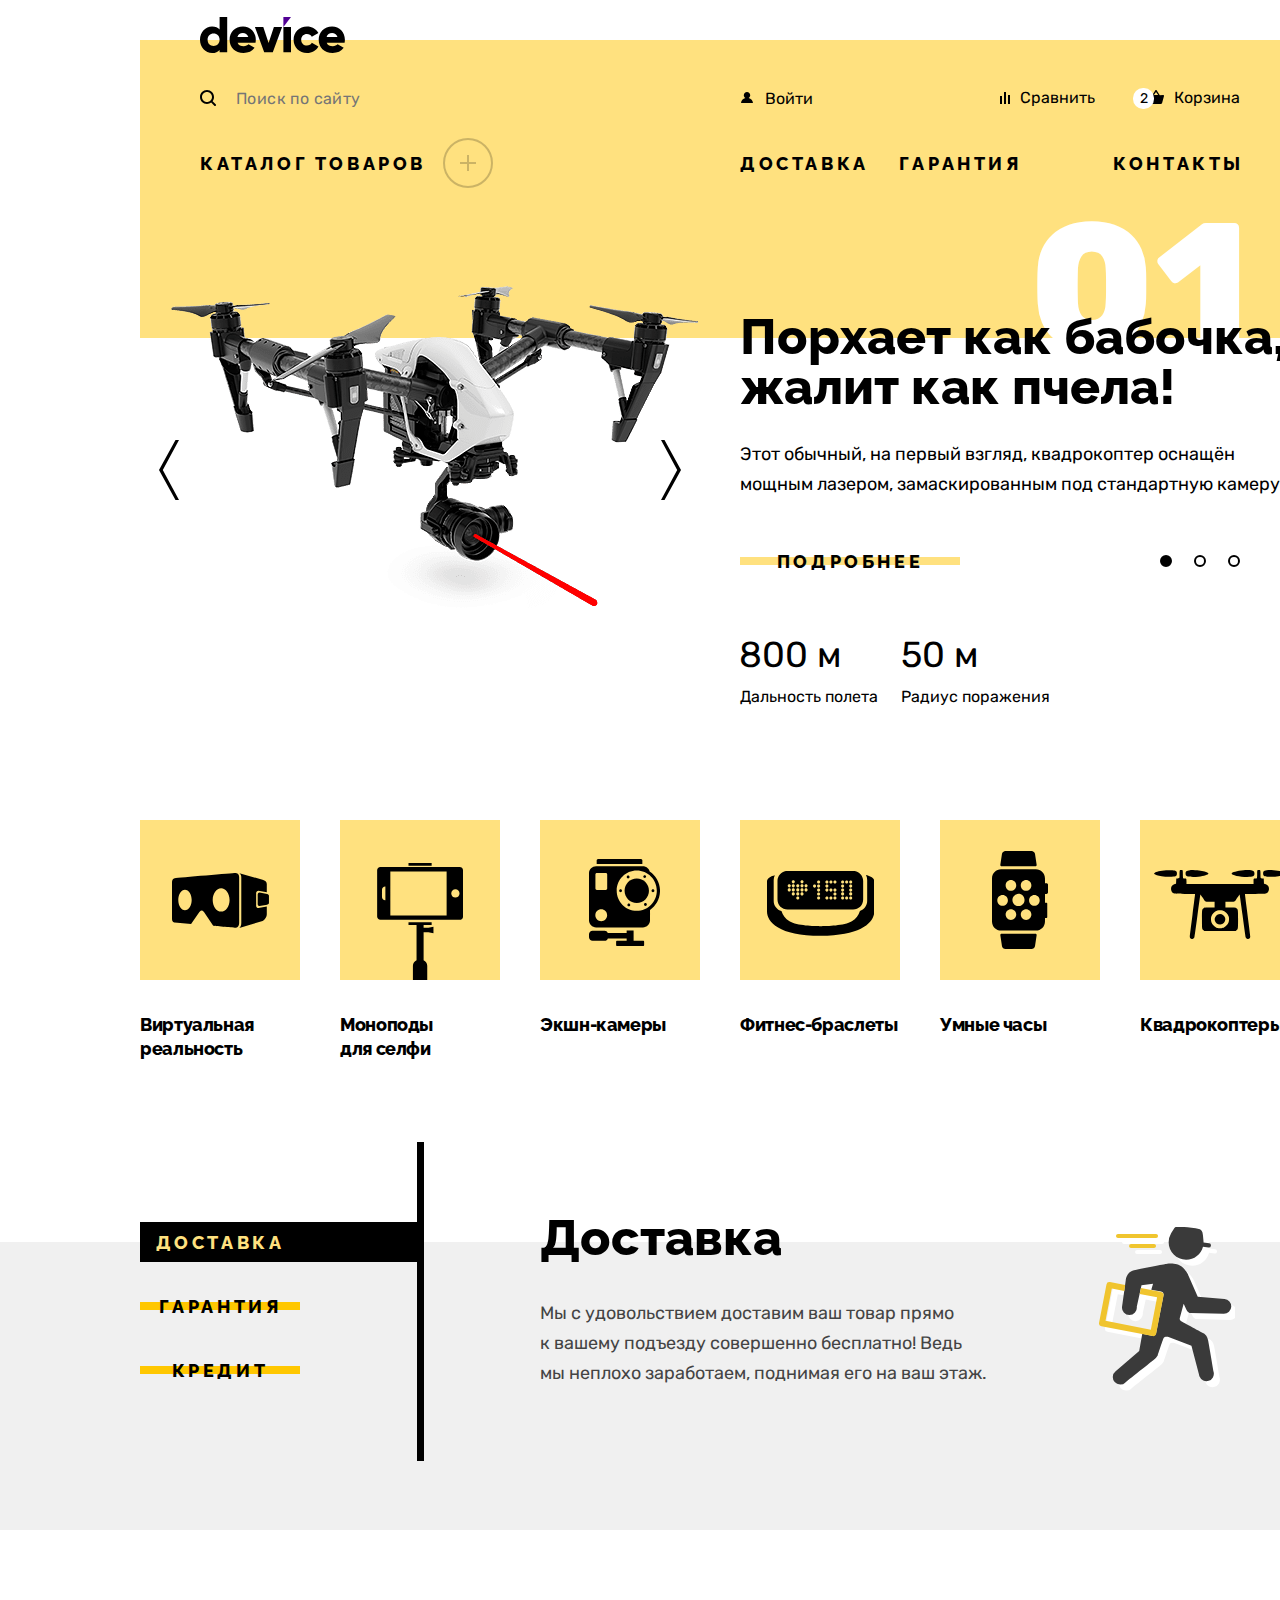
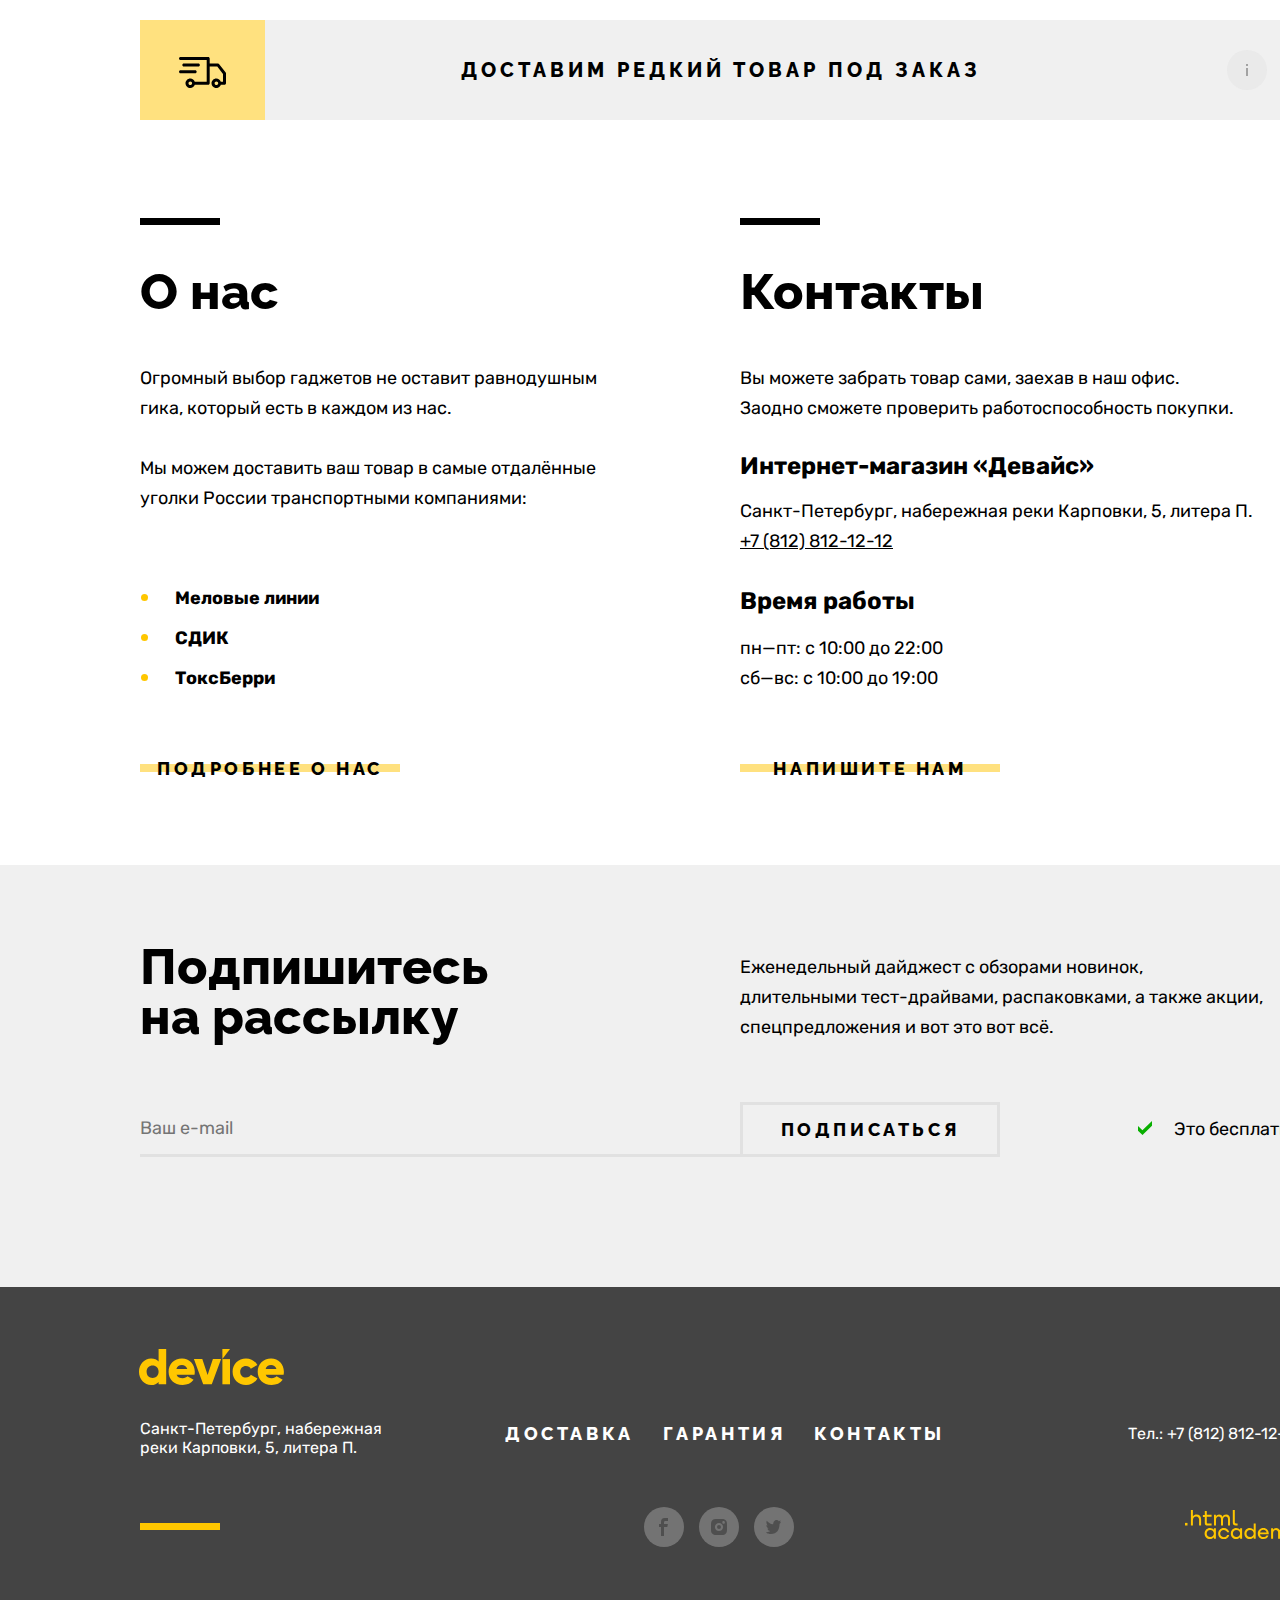
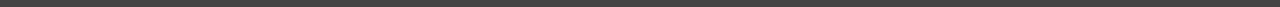
<file: index.html>
<!DOCTYPE html>
<html lang="ru">
  <head>
    <meta charset="utf-8" />
    <title>HTML Academy: Девайс</title>
    <link rel="stylesheet" href="styles/styles.css" />
    <link rel="icon" href="favicon.ico" />
  </head>

  <body>
    <header class="main-header">
      <div class="main-header--container">
        <a class="lnk main-header--link" href="index.html"
          ><img
            class="logo main-header--logo"
            src="img/icons/device-logo.svg"
            width="145"
            height="36"
            alt="Логотип интернет магазина Девайс."
        /></a>

        <nav class="navigation">
          <div class="navigation-user">
            <form
              class="form navigation-user--form"
              action="https://echo.htmlacademy.ru/"
              method="POST"
            >
              <label class="visually-hidden" for="search">Поиск по сайту</label>
              <svg
                class="icon navigation-user--icon-search"
                aria-hidden="true"
                focusable="false"
                width="16"
                height="16"
                xmlns="http://www.w3.org/2000/svg"
                viewBox="0 0 16 16"
              >
                <path
                  d="M15.7 14.3l-3.1-3.1C13.5 10 14 8.6 14 7c0-3.9-3.1-7-7-7S0 3.1 0 7s3.1 7 7 7c1.6 0 3-.5 4.2-1.4l3.1 3.1c.2.2.4.3.7.3.6 0 1-.4 1-1 0-.2-.1-.5-.3-.7zM2 7c0-2.8 2.2-5 5-5s5 2.2 5 5-2.2 5-5 5-5-2.2-5-5z"
                />
              </svg>

              <input
                class="form--input navigation-user--input-search"
                type="search"
                name="search"
                id="search"
                placeholder="Поиск по сайту"
              />
              <div class="serch--border"></div>

              <button
                class="button button--border user-form--search-button"
                type="submit"
              >
                Найти
              </button>
            </form>

            <div class="navigation-user--login">
              <a href="#" class="link login--link">Войти</a>
            </div>

            <ul class="list navigation-user--list">
              <li class="item navigation-user--item">
                <a
                  href="#"
                  class="
                    link
                    navigation-user--link navigation-user--link--compare
                  "
                  >Сравнить</a
                >
              </li>
              <li class="item navigation-user--item">
                <a
                  href="#"
                  class="
                    link
                    navigation-user--link navigation-user--link--chart
                  "
                >
                  <span class="chart--count">2</span> Корзина</a
                >
                <div class="popover popover--chart">
                  <button
                    class="popover--close-button button button--light"
                    type="button"
                  ></button>
                  <div class="popover--content">
                    <h2 class="popover--title visually-hidden">Корзина</h2>
                    <ul class="list chart--list">
                      <li class="item chart--item">
                        <a href="#" class="lnk chart-container">
                          <img
                            class="chart-item--img"
                            width="43"
                            height="43"
                            src="./img/products/product-1.jpg"
                            alt="фото товара в корзине."
                          />
                          <p class="chart-item--title">
                            Любительская <br />
                            селфи-палка
                          </p>
                        </a>
                        <button class="button chart-item--button" type="button">
                          <svg
                            height="11"
                            width="11"
                            aria-hidden="true"
                            focusable="false"
                            xmlns="http://www.w3.org/2000/svg"
                            viewBox="0 0 11 11"
                          >
                            <path
                              d="M11 1l-1-1-4.5 4.5L1 0 0 1l4.5 4.5L0 10l1 1 4.5-4.5L10 11l1-1-4.5-4.5L11 1z"
                            />
                          </svg>
                          <span class="visually-hidden"
                            >Удалить из корзины</span
                          >
                        </button>
                      </li>
                      <li class="item chart--item">
                        <a href="#" class="lnk chart-container">
                          <img
                            class="chart-item--img"
                            width="43"
                            height="43"
                            src="./img/products/product-2.jpg"
                            alt="фото товара в корзине."
                          />
                          <p class="chart-item--title">
                            Профессиональная селфи-палка
                          </p>
                        </a>
                        <button class="button chart-item--button" type="button">
                          <svg
                            height="11"
                            width="11"
                            aria-hidden="true"
                            focusable="false"
                            xmlns="http://www.w3.org/2000/svg"
                            viewBox="0 0 11 11"
                          >
                            <path
                              d="M11 1l-1-1-4.5 4.5L1 0 0 1l4.5 4.5L0 10l1 1 4.5-4.5L10 11l1-1-4.5-4.5L11 1z"
                            />
                          </svg>
                          <span class="visually-hidden"
                            >Удалить из корзины</span
                          >
                        </button>
                      </li>
                    </ul>
                    <div class="chart--sum">
                      <div class="sum--items">
                        <p>Товаров:</p>
                        <p>2</p>
                      </div>
                      <div class="sum--price">
                        <p>Сумма:</p>
                        <p>2000</p>
                        <p>₽</p>
                      </div>
                    </div>

                    <div class="chart--open-chart">
                      <button class="button open-chart--button" type="button">
                        Открыть корзину
                      </button>
                    </div>
                  </div>
                </div>
              </li>
            </ul>
          </div>

          <div class="navigation-main">
            <ul class="list navigation-main--list1">
              <li class="item navigation-main--item item--catalog">
                <a
                  class="link navigation-main--link link--catalog"
                  href="catalog.html"
                  >Каталог товаров</a
                >
                <button class="button button--catalog" type="button"></button>
                <div class="submenu">
                  <ul class="list submenu--list">
                    <li class="submenu--item">
                      <a class="link submenu--link" href="#">
                        Виртуальная реальность
                      </a>
                    </li>
                    <li class="submenu--item">
                      <a class="link submenu--link" href="#">
                        Моноподы для cелфи
                      </a>
                    </li>
                    <li class="submenu--item">
                      <a class="link submenu--link" href="#"> Экшн-камеры </a>
                    </li>
                  </ul>
                  <ul class="list submenu--list">
                    <li class="submenu--item">
                      <a class="link submenu--link" href="#">
                        Фитнес-браслеты
                      </a>
                    </li>
                    <li class="submenu--item">
                      <a class="link submenu--link" href="#"> Умные часы </a>
                    </li>
                  </ul>
                  <ul class="list submenu--list">
                    <li class="submenu--item">
                      <a class="link submenu--link" href="#"> Квадрокоптеры </a>
                    </li>
                  </ul>
                </div>
              </li>
            </ul>
            <ul class="list navigation-main--list2">
              <li class="item navigation-main--item">
                <a class="link navigation-main--link" href="delivery.html"
                  >Доставка</a
                >
              </li>
              <li class="item navigation-main--item">
                <a class="link navigation-main--link" href="guarantee.html"
                  >Гарантия</a
                >
              </li>
              <li class="item navigation-main--item">
                <a class="link navigation-main--link" href="contacts.html"
                  >Контакты</a
                >
              </li>
            </ul>
          </div>
        </nav>
      </div>
    </header>

    <main class="main-index">
      <div class="container">
        <h1 class="title main-index--title visually-hidden">
          Интернет магазин - Дейвайс
        </h1>

        <section class="slider">
          <h2 class="title slider--title visually-hidden">Популярные товары</h2>

          <ol class="list slider--list">
            <li class="item slider--item">
              <span class="slider--count">01</span>
              <ul class="list photo--list">
                <li class="item photo--item">
                  <img
                    src="img/content/slider-drone.png"
                    height="560"
                    width="560"
                    alt="Квадрокоптер."
                  />
                </li>
              </ul>

              <div class="description item--description">
                <h3 class="title description--title">
                  Порхает как бабочка, жалит как пчела!
                </h3>
                <p class="description--text">
                  Этот обычный, на первый взгляд, квадрокоптер оснащён мощным
                  лазером, замаскированным под стандартную камеру.
                </p>
                <a href="#" class="button button--solid description--button"
                  >Подробнее
                </a>
                <table class="slider-table">
                  <tr>
                    <td>800 м</td>
                    <td>50 м</td>
                  </tr>
                  <tr class="slider-table--title">
                    <th>Дальность полета</th>
                    <th>Радиус поражения</th>
                  </tr>
                </table>
              </div>
            </li>
            <li class="item slider--item visually-hidden">
              <span class="slider--count">02</span>

              <ul class="list photo--list">
                <li class="item photo--item">
                  <img
                    src="img/content/slider-fitness-bracelets.png"
                    height="560"
                    width="560"
                    alt="Фитнес-браслет."
                  />
                </li>
              </ul>

              <div class="description item--description">
                <h3 class="title description--title">
                  Худеем <br />
                  правильно!
                </h3>
                <p class="description--text">
                  Мотивирующие фитнес-браслеты помогут найти в себе силы не
                  пропускать занятия и соблюдать диету.
                </p>
                <a href="#" class="button button--solid description--button"
                  >Подробнее
                </a>
                <table class="slider-table">
                  <tr>
                    <td>48 часов</td>
                  </tr>
                  <tr class="slider-table--title">
                    <th>Без подзарядки</th>
                  </tr>
                </table>
              </div>
            </li>
            <li class="item slider--item visually-hidden">
              <span class="slider--count">03</span>

              <ul class="list photo--list">
                <li class="item photo--item">
                  <img
                    src="img/content/slider-monopods-for-selfie.png"
                    height="560"
                    width="560"
                    alt="Селфи-палка."
                  />
                </li>
              </ul>

              <div class="description item--description">
                <h3 class="title description--title">
                  Делай селфи, <br />
                  как Бен Стиллер!
                </h3>
                <p class="description--text">
                  Самая длинная палка для селфи доступна в нашем магазине.
                  Восемь (Восемь, Карл!) метров длиной и весом всего 5 кг.
                </p>
                <a href="#" class="button button--solid description--button"
                  >Подробнее
                </a>
                <table class="slider-table">
                  <tr>
                    <td>8,5 м</td>
                    <td>5 кг</td>
                    <td>Карбон</td>
                  </tr>
                  <tr class="slider-table--title">
                    <th>Длина палки</th>
                    <th>Вес палки</th>
                    <th>Материал</th>
                  </tr>
                </table>
              </div>
            </li>
          </ol>

          <div class="photo-buttons slider--photo-buttons">
            <button
              class="button photo-buttons--button slider-prev"
              type="button"
            >
              <svg
                class="icon photo-buttons--icon-slider-prev"
                aria-hidden="true"
                focusable="false"
                width="20"
                height="60"
                xmlns="http://www.w3.org/2000/svg"
                viewBox="0 0 20 60"
              >
                <path d="M20 60h-3.5L0 30 16.5 0H20L3.8 30 20 60z" />
              </svg>
              <span class="visually-hidden">Предыдущее фото</span>
            </button>
            <button
              class="button photo-buttons--button slider-next"
              type="button"
            >
              <svg
                class="icon photo-buttons--icon-slider-next"
                aria-hidden="true"
                focusable="false"
                width="20"
                height="60"
                xmlns="http://www.w3.org/2000/svg"
                viewBox="0 0 20 60"
              >
                <path d="M0 60h3.5L20 30 3.5 0H0l16.2 30L0 60z" />
              </svg>
              <span class="visually-hidden">Следующее фото</span>
            </button>
          </div>

          <ol class="photo-pagination slider--photo-pagination-list">
            <li class="item photo-pagination--item">
              <button
                class="button photo-pagination--button active"
                type="button"
              >
                <span class="visually-hidden">1 фото</span>
              </button>
            </li>
            <li class="item photo-pagination--item">
              <button class="button photo-pagination--button" type="button">
                <span class="visually-hidden">2 фото</span>
              </button>
            </li>
            <li class="item photo-pagination--item">
              <button class="button photo-pagination--button" type="button">
                <span class="visually-hidden">3 фото</span>
              </button>
            </li>
          </ol>
        </section>

        <section class="categories">
          <h2 class="title categories--title visually-hidden">Категории</h2>
          <ul class="list categories--list">
            <li class="item categories--item">
              <a class="link categories--link" href="#">
                <div class="categories--img-container">
                  <svg
                    class="icon categories--icon categories--icon-vr"
                    aria-hidden="true"
                    focusable="false"
                    width="97"
                    height="55"
                    viewBox="0 0 97 55"
                    xmlns="http://www.w3.org/2000/svg"
                  >
                    <path
                      d="M84.1314 32.639V20.003C84.1314 18.694 85.1764 17.633 86.4664 17.633L94.7924 19.214V11.02C94.7924 8.66497 93.0844 7.58897 90.5904 6.75497L67.4034 0.174968C69.0194 1.56597 69.2924 2.21497 69.2924 4.57097V49.78C69.2924 52.136 68.8424 53.846 67.3254 54.99L90.5904 47.925C92.9914 47.092 94.7924 43.709 94.7924 41.353V33.44L86.4664 35.007C85.1764 35.009 84.1314 33.947 84.1314 32.639Z"
                    />
                    <path
                      d="M95.1294 20.979L87.5314 19.535C86.5234 19.535 85.7074 20.364 85.7074 21.386V31.254C85.7074 32.277 86.5234 33.106 87.5314 33.106L95.1294 31.675C96.2834 31.256 96.9534 30.846 96.9534 29.823V22.83C96.9534 21.808 96.1874 21.323 95.1294 20.979Z"
                    />
                    <path
                      d="M67.1704 4.48297C67.1704 -0.597033 62.9384 0.0239677 62.9384 0.0239677C62.9384 0.0239677 5.83241 4.73797 2.83841 5.14497C-0.155585 5.55197 0.00141458 9.53197 0.00141458 9.53197C0.00141458 9.53197 0.000414578 42.069 0.000414578 45.812C0.000414578 49.555 2.59941 49.565 2.59941 49.565L19.0764 50.968L27.2124 39.3C27.2124 39.3 28.3214 37.472 29.7174 37.472C31.1144 37.472 32.1494 39.333 32.1494 39.333L41.2104 52.854C41.2104 52.854 60.1054 54.763 63.7314 54.763C67.3574 54.762 67.1704 49.739 67.1704 49.739C67.1704 49.739 67.1704 9.56297 67.1704 4.48297ZM12.9824 37.192C9.28442 37.192 6.28641 32.591 6.28641 26.917C6.28641 21.243 9.28442 16.642 12.9824 16.642C16.6804 16.642 19.6784 21.243 19.6784 26.917C19.6784 32.591 16.6804 37.192 12.9824 37.192ZM49.1404 38.618C44.4784 38.618 40.6994 33.379 40.6994 26.917C40.6994 20.454 44.4794 15.215 49.1404 15.215C53.8024 15.215 57.5824 20.454 57.5824 26.917C57.5824 33.379 53.8024 38.618 49.1404 38.618Z"
                    />
                  </svg>
                </div>
                Виртуальная реальность
              </a>
            </li>

            <li class="item categories--item">
              <a class="link categories--link" href="#">
                <div class="categories--img-container">
                  <svg
                    class="icon categories--icon categories--icon-monopod"
                    aria-hidden="true"
                    focusable="false"
                    width="86"
                    height="117"
                    viewBox="0 0 86 117"
                    xmlns="http://www.w3.org/2000/svg"
                  >
                    <path
                      d="M82.821 4.011H3.33C1.569 4.011 0.141998 5.438 0.141998 7.199V53.612C0.141998 55.375 1.569 56.801 3.33 56.801H82.822C84.584 56.801 86.011 55.374 86.011 53.612V7.199C86.011 5.438 84.583 4.011 82.821 4.011ZM8.392 37.236H8.166C6.404 37.236 4.977 35.807 4.977 34.047V26.764C4.977 25.003 6.404 23.576 8.166 23.576H8.392V37.236ZM69.623 52.408H13.341V8.402H69.623V52.408ZM78.4 34.552C76.111 34.552 74.254 32.697 74.254 30.405C74.254 28.113 76.11 26.258 78.4 26.258C80.691 26.258 82.548 28.113 82.548 30.405C82.548 32.697 80.691 34.552 78.4 34.552Z"
                    />
                    <path d="M54.654 0H31.497V2.758H54.654V0Z" />
                    <path
                      d="M46.608 64.861V61.888H54.654V59.13H31.498V61.888H39.543V97.134C37.404 98.072 35.908 100.206 35.908 102.693V117H50.243V102.693C50.243 100.207 48.748 98.072 46.607 97.136V69.146H51.403L56.454 70.359V63.648L51.403 64.861H46.608Z"
                    />
                  </svg>
                </div>
                Моноподы <br />
                для селфи
              </a>
            </li>

            <li class="item categories--item">
              <a class="link categories--link" href="#">
                <div class="categories--img-container">
                  <svg
                    class="
                      icon
                      categories--icon categories--icon-action-cameras
                    "
                    aria-hidden="true"
                    focusable="false"
                    width="71"
                    height="87"
                    viewBox="0 0 71 87"
                    xmlns="http://www.w3.org/2000/svg"
                  >
                    <path
                      d="M53.349 1.49C53.349 0.754 52.771 0 52.038 0H9.053C8.32 0 7.672 0.754 7.672 1.49V5.012H53.348L53.349 1.49Z"
                    />
                    <path
                      d="M54.202 81.809H44.605V71.426H37.647V73.933H18.774C18.237 72.679 17.017 71.785 15.593 71.785H3.559C1.642 71.784 0 73.387 0 75.311V78.329C0 80.253 1.642 81.809 3.559 81.809H15.594C17.105 81.809 18.386 80.913 18.863 79.483H37.648V81.809H28.13C27.597 81.809 27.12 82.246 27.12 82.781V85.953C27.12 86.488 27.598 87.001 28.13 87.001H54.202C54.735 87.001 55.132 86.488 55.132 85.953V82.78C55.132 82.245 54.735 81.809 54.202 81.809Z"
                    />
                    <path
                      d="M60.666 12.39C59.805 9.453 57.099 7.34 53.895 7.34H7.148C3.25 7.34 0 10.449 0 14.361V61.261C0 65.173 3.25 68.382 7.148 68.382H53.895C57.793 68.382 61.021 65.173 61.021 61.261V50.915C67.087 46.711 71.022 39.704 71.022 31.751C71.021 23.672 66.89 16.57 60.666 12.39ZM12.238 62.151C8.979 62.151 6.337 59.501 6.337 56.23C6.337 52.96 8.979 50.308 12.238 50.308C15.497 50.308 18.14 52.96 18.14 56.23C18.14 59.501 15.497 62.151 12.238 62.151ZM18.199 29.546C18.199 30.332 17.564 30.968 16.781 30.968H7.841C7.058 30.968 6.423 30.331 6.423 29.546V15.386C6.423 14.6 7.058 13.963 7.841 13.963H16.78C17.563 13.963 18.198 14.6 18.198 15.386L18.199 29.546ZM47.762 51.858C36.686 51.858 27.705 42.848 27.705 31.735C27.705 20.622 36.685 11.611 47.762 11.611C58.839 11.611 67.82 20.621 67.82 31.735C67.82 42.849 58.839 51.858 47.762 51.858Z"
                    />
                    <path
                      d="M47.762 43.964C54.4932 43.964 59.95 38.4889 59.95 31.735C59.95 24.9811 54.4932 19.506 47.762 19.506C41.0308 19.506 35.574 24.9811 35.574 31.735C35.574 38.4889 41.0308 43.964 47.762 43.964Z"
                    />
                    <path
                      d="M31.562 33.171C32.3545 33.171 32.997 32.5285 32.997 31.736C32.997 30.9435 32.3545 30.301 31.562 30.301C30.7695 30.301 30.127 30.9435 30.127 31.736C30.127 32.5285 30.7695 33.171 31.562 33.171Z"
                    />
                    <path
                      d="M63.963 33.171C64.7555 33.171 65.398 32.5285 65.398 31.736C65.398 30.9435 64.7555 30.301 63.963 30.301C63.1705 30.301 62.528 30.9435 62.528 31.736C62.528 32.5285 63.1705 33.171 63.963 33.171Z"
                    />
                    <path
                      d="M39.109 19.429C39.9015 19.429 40.544 18.7865 40.544 17.994C40.544 17.2015 39.9015 16.559 39.109 16.559C38.3165 16.559 37.674 17.2015 37.674 17.994C37.674 18.7865 38.3165 19.429 39.109 19.429Z"
                    />
                    <path
                      d="M56.415 46.912C57.2048 46.912 57.845 46.2691 57.845 45.476C57.845 44.6829 57.2048 44.04 56.415 44.04C55.6252 44.04 54.985 44.6829 54.985 45.476C54.985 46.2691 55.6252 46.912 56.415 46.912Z"
                    />
                    <path
                      d="M55.697 19C56.4895 19 57.132 18.3575 57.132 17.565C57.132 16.7725 56.4895 16.13 55.697 16.13C54.9045 16.13 54.262 16.7725 54.262 17.565C54.262 18.3575 54.9045 19 55.697 19Z"
                    />
                    <path
                      d="M39.828 47.341C40.6205 47.341 41.263 46.6985 41.263 45.906C41.263 45.1135 40.6205 44.471 39.828 44.471C39.0355 44.471 38.393 45.1135 38.393 45.906C38.393 46.6985 39.0355 47.341 39.828 47.341Z"
                    />
                  </svg>
                </div>
                Экшн-камеры
              </a>
            </li>

            <li class="item categories--item">
              <a class="link categories--link" href="#">
                <div class="categories--img-container">
                  <svg
                    class="
                      icon
                      categories--icon categories--icon-fitness-bracelets
                    "
                    aria-hidden="true"
                    focusable="false"
                    width="107"
                    height="65"
                    viewBox="0 0 107 65"
                    xmlns="http://www.w3.org/2000/svg"
                  >
                    <path
                      d="M98.967 4.07399C99.719 5.51499 100.176 7.15399 100.176 8.89198V29.994C100.176 34.61 97.084 38.521 92.93 39.894C91.605 43.881 89.152 47.748 84.879 50.326C76.203 55.557 53.755 55.163 53.681 55.163C53.603 55.163 31.168 55.558 22.492 50.326C18.276 47.781 15.784 43.979 14.45 40.047C10.032 38.838 6.694 34.796 6.694 29.994V8.89298C6.694 7.20498 7.121 5.61098 7.833 4.19999C4.17 5.10898 0 6.91798 0 10.434C0 16.677 0 36.121 0 40.417C0 50.668 11.839 64.85 53.657 64.85C95.477 64.85 107.314 50.668 107.314 40.417C107.314 36.121 107.314 16.677 107.314 10.434C107.313 6.74998 102.738 4.93999 98.967 4.07399Z"
                    />
                    <path
                      d="M20.561 38.459H86.084C91.648 38.459 96.158 33.946 96.158 28.382V9.93499C96.158 4.37199 91.648 -0.140015 86.084 -0.140015H20.561C14.997 -0.140015 10.486 4.37099 10.486 9.93499V28.382C10.486 33.946 14.997 38.459 20.561 38.459ZM83.695 9.46799C84.562 9.46799 85.264 10.171 85.264 11.038C85.264 11.904 84.562 12.607 83.695 12.607C82.828 12.607 82.127 11.904 82.127 11.038C82.127 10.17 82.828 9.46799 83.695 9.46799ZM83.695 13.507C84.562 13.507 85.264 14.21 85.264 15.075C85.264 15.942 84.562 16.644 83.695 16.644C82.828 16.644 82.127 15.942 82.127 15.075C82.127 14.21 82.828 13.507 83.695 13.507ZM83.695 17.546C84.562 17.546 85.264 18.248 85.264 19.115C85.264 19.981 84.562 20.684 83.695 20.684C82.828 20.684 82.127 19.981 82.127 19.115C82.127 18.248 82.828 17.546 83.695 17.546ZM83.695 21.373C84.562 21.373 85.264 22.077 85.264 22.942C85.264 23.809 84.562 24.51 83.695 24.51C82.828 24.51 82.127 23.809 82.127 22.942C82.127 22.076 82.828 21.373 83.695 21.373ZM83.695 25.412C84.562 25.412 85.264 26.114 85.264 26.981C85.264 27.846 84.562 28.549 83.695 28.549C82.828 28.549 82.127 27.845 82.127 26.981C82.127 26.114 82.828 25.412 83.695 25.412ZM79.656 9.46799C80.523 9.46799 81.224 10.171 81.224 11.038C81.224 11.904 80.523 12.607 79.656 12.607C78.791 12.607 78.088 11.904 78.088 11.038C78.088 10.17 78.791 9.46799 79.656 9.46799ZM79.656 25.412C80.523 25.412 81.224 26.114 81.224 26.981C81.224 27.846 80.523 28.549 79.656 28.549C78.791 28.549 78.088 27.845 78.088 26.981C78.088 26.114 78.791 25.412 79.656 25.412ZM75.619 9.46799C76.484 9.46799 77.187 10.171 77.187 11.038C77.187 11.904 76.484 12.607 75.619 12.607C74.752 12.607 74.05 11.904 74.05 11.038C74.05 10.17 74.752 9.46799 75.619 9.46799ZM75.619 13.507C76.484 13.507 77.187 14.21 77.187 15.075C77.187 15.942 76.484 16.644 75.619 16.644C74.752 16.644 74.05 15.942 74.05 15.075C74.05 14.21 74.752 13.507 75.619 13.507ZM75.619 17.546C76.484 17.546 77.187 18.248 77.187 19.115C77.187 19.981 76.484 20.684 75.619 20.684C74.752 20.684 74.05 19.981 74.05 19.115C74.05 18.248 74.752 17.546 75.619 17.546ZM75.619 21.373C76.484 21.373 77.187 22.077 77.187 22.942C77.187 23.809 76.484 24.51 75.619 24.51C74.752 24.51 74.05 23.809 74.05 22.942C74.05 22.076 74.752 21.373 75.619 21.373ZM75.619 25.412C76.484 25.412 77.187 26.114 77.187 26.981C77.187 27.846 76.484 28.549 75.619 28.549C74.752 28.549 74.05 27.845 74.05 26.981C74.05 26.114 74.752 25.412 75.619 25.412ZM67.965 9.46799C68.832 9.46799 69.533 10.171 69.533 11.038C69.533 11.904 68.832 12.607 67.965 12.607C67.098 12.607 66.397 11.904 66.397 11.038C66.396 10.17 67.1 9.46799 67.965 9.46799ZM67.965 17.546C68.832 17.546 69.533 18.248 69.533 19.115C69.533 19.981 68.832 20.684 67.965 20.684C67.098 20.684 66.397 19.981 66.397 19.115C66.396 18.248 67.1 17.546 67.965 17.546ZM67.965 21.427C68.832 21.427 69.533 22.128 69.533 22.995C69.533 23.86 68.832 24.564 67.965 24.564C67.098 24.564 66.397 23.86 66.397 22.995C66.396 22.128 67.1 21.427 67.965 21.427ZM67.965 25.412C68.832 25.412 69.533 26.114 69.533 26.981C69.533 27.846 68.832 28.549 67.965 28.549C67.098 28.549 66.397 27.845 66.397 26.981C66.396 26.114 67.1 25.412 67.965 25.412ZM63.926 9.46799C64.793 9.46799 65.496 10.171 65.496 11.038C65.496 11.904 64.793 12.607 63.926 12.607C63.061 12.607 62.357 11.904 62.357 11.038C62.356 10.17 63.061 9.46799 63.926 9.46799ZM63.926 17.546C64.793 17.546 65.496 18.248 65.496 19.115C65.496 19.981 64.793 20.684 63.926 20.684C63.061 20.684 62.357 19.981 62.357 19.115C62.356 18.248 63.061 17.546 63.926 17.546ZM63.926 25.412C64.793 25.412 65.496 26.114 65.496 26.981C65.496 27.846 64.793 28.549 63.926 28.549C63.061 28.549 62.357 27.845 62.357 26.981C62.356 26.114 63.061 25.412 63.926 25.412ZM59.888 9.46799C60.753 9.46799 61.457 10.171 61.457 11.038C61.457 11.904 60.753 12.607 59.888 12.607C59.021 12.607 58.32 11.904 58.32 11.038C58.319 10.17 59.021 9.46799 59.888 9.46799ZM59.888 13.507C60.753 13.507 61.457 14.21 61.457 15.075C61.457 15.942 60.753 16.644 59.888 16.644C59.021 16.644 58.32 15.942 58.32 15.075C58.319 14.21 59.021 13.507 59.888 13.507ZM59.888 17.546C60.753 17.546 61.457 18.248 61.457 19.115C61.457 19.981 60.753 20.684 59.888 20.684C59.021 20.684 58.32 19.981 58.32 19.115C58.319 18.248 59.021 17.546 59.888 17.546ZM59.888 25.412C60.753 25.412 61.457 26.114 61.457 26.981C61.457 27.846 60.753 28.549 59.888 28.549C59.021 28.549 58.32 27.845 58.32 26.981C58.319 26.114 59.021 25.412 59.888 25.412ZM51.598 9.46799C52.465 9.46799 53.167 10.171 53.167 11.038C53.167 11.904 52.465 12.607 51.598 12.607C50.731 12.607 50.03 11.904 50.03 11.038C50.029 10.17 50.731 9.46799 51.598 9.46799ZM51.598 13.507C52.465 13.507 53.167 14.21 53.167 15.075C53.167 15.942 52.465 16.644 51.598 16.644C50.731 16.644 50.03 15.942 50.03 15.075C50.029 14.21 50.731 13.507 51.598 13.507ZM51.598 17.546C52.465 17.546 53.167 18.248 53.167 19.115C53.167 19.981 52.465 20.684 51.598 20.684C50.731 20.684 50.03 19.981 50.03 19.115C50.029 18.248 50.731 17.546 51.598 17.546ZM51.598 21.427C52.465 21.427 53.167 22.128 53.167 22.995C53.167 23.86 52.465 24.564 51.598 24.564C50.731 24.564 50.03 23.86 50.03 22.995C50.029 22.128 50.731 21.427 51.598 21.427ZM51.598 25.412C52.465 25.412 53.167 26.114 53.167 26.981C53.167 27.846 52.465 28.549 51.598 28.549C50.731 28.549 50.03 27.845 50.03 26.981C50.029 26.114 50.731 25.412 51.598 25.412ZM47.559 13.507C48.426 13.507 49.127 14.21 49.127 15.075C49.127 15.942 48.426 16.644 47.559 16.644C46.692 16.644 45.99 15.942 45.99 15.075C45.99 14.21 46.691 13.507 47.559 13.507ZM39.057 13.295C39.922 13.295 40.626 13.998 40.626 14.863C40.626 15.73 39.922 16.432 39.057 16.432C38.19 16.432 37.486 15.729 37.486 14.863C37.486 13.998 38.189 13.295 39.057 13.295ZM39.057 17.333C39.922 17.333 40.626 18.036 40.626 18.903C40.626 19.769 39.922 20.473 39.057 20.473C38.19 20.473 37.486 19.769 37.486 18.903C37.486 18.036 38.189 17.333 39.057 17.333ZM35.018 9.25499C35.883 9.25499 36.586 9.95799 36.586 10.825C36.586 11.691 35.882 12.393 35.018 12.393C34.151 12.393 33.449 11.69 33.449 10.825C33.449 9.95799 34.15 9.25499 35.018 9.25499ZM35.018 13.295C35.883 13.295 36.586 13.998 36.586 14.863C36.586 15.73 35.882 16.432 35.018 16.432C34.151 16.432 33.449 15.729 33.449 14.863C33.449 13.998 34.15 13.295 35.018 13.295ZM35.018 17.333C35.883 17.333 36.586 18.036 36.586 18.903C36.586 19.769 35.882 20.473 35.018 20.473C34.151 20.473 33.449 19.769 33.449 18.903C33.449 18.036 34.15 17.333 35.018 17.333ZM35.018 21.373C35.883 21.373 36.586 22.077 36.586 22.942C36.586 23.809 35.882 24.51 35.018 24.51C34.151 24.51 33.449 23.809 33.449 22.942C33.449 22.076 34.15 21.373 35.018 21.373ZM30.764 13.295C31.631 13.295 32.333 13.998 32.333 14.863C32.333 15.73 31.631 16.432 30.764 16.432C29.897 16.432 29.196 15.729 29.196 14.863C29.196 13.998 29.897 13.295 30.764 13.295ZM30.764 17.333C31.631 17.333 32.333 18.036 32.333 18.903C32.333 19.769 31.631 20.473 30.764 20.473C29.897 20.473 29.196 19.769 29.196 18.903C29.196 18.036 29.897 17.333 30.764 17.333ZM30.764 21.373C31.631 21.373 32.333 22.077 32.333 22.942C32.333 23.809 31.631 24.51 30.764 24.51C29.897 24.51 29.196 23.809 29.196 22.942C29.196 22.076 29.897 21.373 30.764 21.373ZM30.764 25.412C31.631 25.412 32.333 26.114 32.333 26.981C32.333 27.846 31.631 28.549 30.764 28.549C29.897 28.549 29.196 27.845 29.196 26.981C29.196 26.114 29.897 25.412 30.764 25.412ZM26.3 9.25499C27.167 9.25499 27.871 9.95799 27.871 10.825C27.871 11.691 27.167 12.393 26.3 12.393C25.435 12.393 24.731 11.69 24.731 10.825C24.731 9.95799 25.435 9.25499 26.3 9.25499ZM26.3 13.295C27.167 13.295 27.871 13.998 27.871 14.863C27.871 15.73 27.167 16.432 26.3 16.432C25.435 16.432 24.731 15.729 24.731 14.863C24.731 13.998 25.435 13.295 26.3 13.295ZM26.3 17.333C27.167 17.333 27.871 18.036 27.871 18.903C27.871 19.769 27.167 20.473 26.3 20.473C25.435 20.473 24.731 19.769 24.731 18.903C24.731 18.036 25.435 17.333 26.3 17.333ZM26.3 21.373C27.167 21.373 27.871 22.077 27.871 22.942C27.871 23.809 27.167 24.51 26.3 24.51C25.435 24.51 24.731 23.809 24.731 22.942C24.731 22.076 25.435 21.373 26.3 21.373ZM22.263 13.295C23.128 13.295 23.832 13.998 23.832 14.863C23.832 15.73 23.128 16.432 22.263 16.432C21.396 16.432 20.694 15.729 20.694 14.863C20.694 13.998 21.396 13.295 22.263 13.295ZM22.263 17.333C23.128 17.333 23.832 18.036 23.832 18.903C23.832 19.769 23.128 20.473 22.263 20.473C21.396 20.473 20.694 19.769 20.694 18.903C20.694 18.036 21.396 17.333 22.263 17.333Z"
                    />
                  </svg>
                </div>
                Фитнес-браслеты
              </a>
            </li>

            <li class="item categories--item">
              <a class="link categories--link" href="#">
                <div class="categories--img-container">
                  <svg
                    class="icon categories--icon"
                    aria-hidden="true"
                    focusable="false"
                    width="56"
                    height="98"
                    viewBox="0 0 56 98"
                    xmlns="http://www.w3.org/2000/svg"
                  >
                    <path
                      d="M54.494 32.197H52.979V27.557C52.979 22.505 48.892 18.371 43.897 18.371H9.082C4.086 18.372 0 22.505 0 27.557V70.425C0 75.477 4.087 79.61 9.083 79.61H43.898C48.893 79.61 52.98 75.477 52.98 70.425V67.01H54.495C54.91 67.01 55.252 66.666 55.252 66.246V52.467C55.252 52.046 54.91 51.701 54.495 51.701H52.98V42.913H54.495C55.327 42.913 56.009 42.225 56.009 41.382V33.728C56.008 32.886 55.326 32.197 54.494 32.197ZM34.082 29.088C37.008 29.088 39.381 31.486 39.381 34.446C39.381 37.406 37.008 39.804 34.082 39.804C31.156 39.804 28.784 37.406 28.784 34.446C28.784 31.486 31.156 29.088 34.082 29.088ZM18.945 29.088C21.87 29.088 24.243 31.486 24.243 34.446C24.243 37.406 21.87 39.804 18.945 39.804C16.019 39.804 13.647 37.406 13.647 34.446C13.647 31.486 16.019 29.088 18.945 29.088ZM5.297 49.397C5.297 46.438 7.668 44.039 10.595 44.039C13.521 44.039 15.893 46.438 15.893 49.397C15.893 52.356 13.52 54.755 10.595 54.755C7.668 54.756 5.297 52.356 5.297 49.397ZM18.945 68.894C16.019 68.894 13.647 66.496 13.647 63.536C13.647 60.576 16.019 58.178 18.945 58.178C21.87 58.178 24.243 60.576 24.243 63.536C24.243 66.496 21.87 68.894 18.945 68.894ZM20.435 48.991C20.435 45.609 23.146 42.867 26.49 42.867C29.834 42.867 32.545 45.609 32.545 48.991C32.545 52.373 29.834 55.115 26.49 55.115C23.146 55.114 20.435 52.373 20.435 48.991ZM34.082 68.894C31.156 68.894 28.784 66.496 28.784 63.536C28.784 60.576 31.156 58.178 34.082 58.178C37.008 58.178 39.381 60.576 39.381 63.536C39.381 66.496 37.008 68.894 34.082 68.894ZM42.384 54.756C39.457 54.756 37.086 52.357 37.086 49.398C37.086 46.439 39.457 44.04 42.384 44.04C45.31 44.04 47.682 46.439 47.682 49.398C47.682 52.356 45.31 54.756 42.384 54.756Z"
                    />
                    <path
                      d="M9.646 15.31H43.333C44.176 15.31 44.765 14.629 44.639 13.796L43.023 3.028C43.023 3.028 43.023 3.027 43.021 3.026C42.771 1.362 41.189 0 39.506 0H13.474C11.788 0 10.206 1.362 9.957 3.028L8.342 13.795C8.217 14.628 8.803 15.31 9.646 15.31Z"
                    />
                    <path
                      d="M43.333 82.671H9.646C8.803 82.671 8.217 83.354 8.342 84.187L9.957 94.954C10.207 96.62 11.789 97.982 13.473 97.982H39.505C41.189 97.982 42.771 96.62 43.022 94.956V94.954L44.637 84.187C44.765 83.354 44.176 82.671 43.333 82.671Z"
                    />
                  </svg>
                </div>
                Умные часы
              </a>
            </li>

            <li class="item categories--item">
              <a class="link categories--link" href="#">
                <div class="categories--img-container">
                  <svg
                    class="icon categories--icon categories--icon-drons"
                    aria-hidden="true"
                    focusable="false"
                    width="132"
                    height="69"
                    viewBox="0 0 132 69"
                    xmlns="http://www.w3.org/2000/svg"
                  >
                    <path
                      d="M12.0522 0.257913C6.50725 0.745213 1.83825 1.85073 0.575153 2.93033C-0.147547 3.54653 -0.147547 3.54653 0.342753 4.08653C0.987253 4.80623 4.05615 5.73151 7.59035 6.32281C11.5884 6.99081 20.1002 7.01622 21.3135 6.37412C22.5254 5.70612 22.9375 4.96048 22.9375 3.39268C22.9375 1.77398 22.3184 0.976689 20.7197 0.540189C19.2739 0.154289 14.9414 1.33812e-05 12.0522 0.257913Z"
                    />
                    <path
                      d="M25.7744 0.488281C25.645 0.771481 25.5161 2.5962 25.5161 4.6001C25.5161 8.6611 25.6714 8.3784 23.3242 8.5332L22.2934 8.6103L22.0351 13.6986L20.8486 13.9818C18.2695 14.6498 16.8496 16.577 17.0571 19.2762C17.185 21.2034 18.0879 22.617 19.6357 23.3631C20.7446 23.8763 21.1054 23.9012 30.8818 23.9012C36.4267 23.9012 41.019 23.9798 41.0703 24.0819C41.1211 24.2103 39.9609 33.4891 38.4907 44.7206C37.0459 55.9511 35.8075 65.7177 35.7822 66.3866C35.7309 68.0038 36.6084 69.0077 38.1299 69.0077C39.3672 69.0077 40.1416 68.3661 40.4512 67.1063C40.5806 66.5926 41.9468 56.7733 43.4693 45.285C44.9913 33.8221 46.3321 24.4163 46.4097 24.4163C46.5127 24.4163 47.4927 25.8294 48.6021 27.552C51.542 32.178 51.001 31.8689 56.2374 31.8689H60.5958V37.4987L55.463 37.5758C50.7428 37.6529 50.253 37.7028 49.5817 38.191C48.0089 39.3482 47.9567 39.606 47.9567 49.1676C47.9567 58.7018 47.9831 58.9596 49.4792 60.2174L50.3303 60.9127H81.6955L82.5461 60.2174C84.0422 58.9596 84.0666 58.7018 84.0666 49.1676C84.0666 39.6061 84.0157 39.3483 82.4436 38.191C81.7727 37.7027 81.2825 37.6529 76.5618 37.5758L71.43 37.4987V31.8689H75.7894C81.0238 31.8689 80.4828 32.178 83.4232 27.552C84.5336 25.8293 85.513 24.4163 85.6166 24.4163C85.6928 24.4163 87.0355 33.8221 88.5561 45.285C90.0786 56.7733 91.4457 66.5926 91.5747 67.1063C91.8843 68.3661 92.6567 69.0077 93.896 69.0077C95.4175 69.0077 96.2953 68.0038 96.2427 66.3866C96.2173 65.7177 94.979 55.9511 93.5337 44.7206C92.0648 33.4892 90.9028 24.2103 90.9556 24.0819C91.0064 23.9798 95.5972 23.9012 101.145 23.9012C110.92 23.9012 111.281 23.8763 112.389 23.3631C113.937 22.617 114.839 21.2034 114.968 19.2762C115.175 16.577 113.757 14.6497 111.177 13.9818L109.99 13.6986L109.734 8.6103L108.702 8.5332C106.355 8.3784 106.508 8.6611 106.508 4.6001C106.508 2.5962 106.38 0.771481 106.251 0.488281C106.045 0.128381 105.708 0 104.884 0C104.265 0 103.646 0.128394 103.464 0.308594C103.258 0.514194 103.155 1.77392 103.155 4.24072C103.155 6.70802 103.052 7.9678 102.845 8.1728C102.665 8.3525 101.944 8.48091 101.196 8.48091C99.5698 8.48091 99.5443 8.53311 99.5443 11.5913V13.8784H32.4805V11.5913C32.4805 8.53321 32.4556 8.48091 30.8306 8.48091C30.0821 8.48091 29.3604 8.3525 29.1802 8.1728C28.9727 7.9677 28.8701 6.70802 28.8701 4.24072C28.8701 1.77392 28.7671 0.514094 28.5605 0.308594C28.3798 0.128394 27.7602 0 27.1416 0C26.3169 0 25.9814 0.128481 25.7744 0.488281ZM68.6172 40.6084C71.5059 41.5068 74.0088 44.001 74.7831 46.7764C75.2216 48.3194 75.0928 50.9922 74.499 52.5596C73.8027 54.4346 71.8144 56.5694 69.9336 57.4951C68.6436 58.1367 68.1797 58.2139 66.0127 58.2139C63.8462 58.2139 63.3818 58.1368 62.0923 57.4951C60.208 56.5693 58.2232 54.4346 57.5264 52.5596C56.9336 50.9922 56.8037 48.3194 57.2427 46.7764C57.9907 44.0528 60.4922 41.5069 63.3042 40.6084C65.3164 39.9659 66.6045 39.9659 68.6172 40.6084Z"
                    />
                    <path
                      d="M63.7939 44.4375C61.7573 45.3633 60.2871 48.0869 60.7251 50.168C61.499 53.8448 65.5482 55.7207 68.7206 53.8701C70.706 52.7119 71.7119 50.3232 71.1719 48.0869C70.6035 45.6963 68.4375 43.9492 66.0127 43.9492C65.3672 43.9493 64.3872 44.1807 63.7939 44.4375Z"
                    />
                    <path
                      d="M36.0918 0.154283C32.1714 0.822283 31.5786 1.28518 31.5786 3.59808C31.5786 5.42278 32.0425 6.0141 33.8467 6.5537C35.3965 7.0161 41.0191 7.06787 44.3467 6.68207C51.2075 5.85977 55.6685 4.13766 54.0454 2.93006C52.7803 2.03016 49.1431 1.05358 44.9912 0.539977C42.5156 0.231977 36.9951 -1.67042e-05 36.0918 0.154283Z"
                    />
                    <path
                      d="M89.4844 0.257917C83.1651 0.848217 77.6201 2.339 77.6201 3.4439C77.6201 5.1661 85.4609 6.91361 93.25 6.93951C99.0537 6.93951 100.446 6.2974 100.446 3.5982C100.446 1.774 99.8272 0.976616 98.0733 0.514216C96.4238 0.102616 92.3984 1.71959e-05 89.4844 0.257917Z"
                    />
                    <path
                      d="M112.776 0.283308C110.996 0.514308 109.758 1.05383 109.346 1.77403C108.959 2.54453 109.036 4.67781 109.5 5.34581C110.428 6.65681 111.152 6.81109 116.568 6.81109C120.229 6.81109 122.37 6.68221 124.435 6.32281C127.969 5.73151 131.038 4.80623 131.683 4.08653C132.173 3.54653 132.173 3.54653 131.45 2.93033C130.109 1.79943 125.492 0.745217 119.534 0.257917C116.053 -0.0252828 115.046 -0.0252922 112.776 0.283308Z"
                    />
                  </svg>
                </div>
                Квадрокоптеры
              </a>
            </li>
          </ul>
        </section>
      </div>

      <section class="servises">
        <div class="container">
          <h2 class="title servises--title visually-hidden">Сервисы</h2>
          <div class="servises--container-flex">
            <ul class="servises--pagination-servis">
              <li class="item pagination-servis--item">
                <button
                  class="
                    button button--solid
                    servises--pagination-button
                    pagination-button--active
                  "
                  type="button"
                >
                  Доставка
                </button>
              </li>
              <li class="item pagination-servis--item">
                <button
                  class="button button--solid servises--pagination-button"
                  type="button"
                >
                  Гарантия
                </button>
              </li>
              <li class="item pagination-servis--item">
                <button
                  class="button button--solid servises--pagination-button"
                  type="button"
                >
                  Кредит
                </button>
              </li>
            </ul>
            <ul class="list servises--list">
              <li class="item servises--item servises--delivery">
                <div class="container--servises-item">
                  <h3 class="title servises--title">Доставка</h3>
                  <p class="contnent servises--content">
                    Мы с удовольствием доставим ваш товар прямо <br />
                    к вашему подъезду совершенно бесплатно! Ведь <br />
                    мы неплохо заработаем, поднимая его на ваш этаж.
                  </p>
                </div>
              </li>
              <li
                class="item servises--item servises--guarantee visually-hidden"
              >
                <div class="container--servises-item">
                  <h3 class="title servises--title">Гарантия</h3>
                  <p class="contnent servises--content">
                    Если из-за возгорания купленного у нас товара у вас сгорит
                    дом — не переживайте, мы выдадим вам новый. Товар, не дом,
                    конечно же.
                  </p>
                </div>
              </li>
              <li class="item servises--item servises--credit visually-hidden">
                <div class="container--servises-item">
                  <h3 class="title servises--title">Кредит</h3>
                  <p class="contnent servises--content">
                    Залезть в долговую яму стало проще! Кредитные консультанты
                    подберут для вас наиболее выгодные условия кредита. Выгодные
                    для банка, разумеется.
                  </p>
                </div>
              </li>
            </ul>
          </div>
        </div>
      </section>

      <div class="container--about-us">
        <div class="about-delivery">
          <div class="about-delivery--icon-container">
            <svg
              class="icon about-delivery--icon"
              width="47"
              height="31"
              xmlns="http://www.w3.org/2000/svg"
              viewBox="0 0 47 31"
            >
              <g clip-path="url(#clip10)">
                <path
                  d="M46.7 15.4l-6.5-8.2c-.3-.4-.7-.6-1.2-.6h-8.3V1.5C30.7.7 30 0 29.2 0H1.5C.7 0 0 .7 0 1.5S.7 3 1.5 3h26.2V24.7H15.8c-.6-1.9-2.4-3.3-4.5-3.3-2.6 0-4.8 2.2-4.8 4.8 0 2.6 2.2 4.8 4.8 4.8 2.1 0 3.9-1.4 4.5-3.3h13.4c.8 0 1.5-.7 1.5-1.5V9.6h7.6l5.7 7.3v7.9h-2.2c-.6-1.9-2.4-3.3-4.5-3.3-2.6 0-4.8 2.2-4.8 4.8 0 2.6 2.1 4.8 4.8 4.8 2.1 0 3.9-1.4 4.5-3.3h3.7c.8 0 1.5-.7 1.5-1.5v-9.9c0-.4-.1-.7-.3-1zM11.3 28c-1 0-1.8-.8-1.8-1.8s.8-1.8 1.8-1.8 1.8.8 1.8 1.8-.9 1.8-1.8 1.8zm26.1 0c-1 0-1.8-.8-1.8-1.8s.8-1.8 1.8-1.8 1.8.8 1.8 1.8-.9 1.8-1.8 1.8z"
                />
                <path
                  d="M19.4 9.6c.8 0 1.5-.7 1.5-1.5s-.7-1.5-1.5-1.5H4.8c-.8 0-1.5.7-1.5 1.5S4 9.6 4.8 9.6h14.6zM17.7 14.7c0-.8-.7-1.5-1.5-1.5H1.5c-.8 0-1.5.7-1.5 1.5s.7 1.5 1.5 1.5h14.7c.8 0 1.5-.7 1.5-1.5z"
                />
              </g>
              <defs>
                <clipPath id="clip10">
                  <path d="M0 0h47v31H0z" />
                </clipPath>
              </defs>
            </svg>
          </div>
          <a class="link about-delivery--link" href="#"
            >Доставим редкий товар под заказ</a
          >
          <button class="button button--icon-round button-info" type="button">
            <svg
              class="icon icon--round categories--icon-info"
              aria-hidden="true"
              focusable="false"
              width="2"
              height="12"
              xmlns="http://www.w3.org/2000/svg"
              viewBox="0 0 2 12"
            >
              <path d="M2 0H0v2h2V0zM2 4H0v8h2V4z" />
            </svg>

            <span class="visually-hidden"> Информация </span>
          </button>
        </div>

        <div class="about-us--container-flex">
          <section class="about-us">
            <h2 class="title about-us--title decorate--hor-line">О нас</h2>

            <div class="about-us--content">
              <p>
                Огромный выбор гаджетов не оставит равнодушным <br />
                гика, который есть в каждом из нас.
              </p>

              <p>
                Мы можем доставить ваш товар в самые отдалённые <br />
                уголки России транспортными компаниями:
              </p>
            </div>

            <ul class="list about-us--list">
              <li class="item about-us--item">Меловые линии</li>
              <li class="item about-us--item">СДИК</li>
              <li class="item about-us--item">ТоксБерри</li>
            </ul>

            <a class="button button--solid about-us--button" href="#"
              >Подробнее о нас
            </a>
          </section>

          <section class="mian-contacts">
            <h2 class="title mian-contacts--title decorate--hor-line">
              Контакты
            </h2>
            <div class="mian-contacts--content">
              <p>
                Вы можете забрать товар сами, заехав в наш офис. <br />
                Заодно сможете проверить работоспособность покупки.
              </p>
            </div>

            <div class="address mian-contacts--address">
              <h3 class="title-item address--title-item">
                Интернет-магазин «Девайс»
              </h3>
              <address class="address-box">
                <p class="text address-box--text">
                  Санкт-Петербург, набережная реки Карповки, 5, литера П.
                </p>
                <a
                  class="phone-number adddres-box--phone-number"
                  href="tel:+78128121212"
                  >+7 (812) 812-12-12</a
                >
              </address>
            </div>

            <div class="shedule mian-contacts--shedule">
              <h3 class="title-item mian-contacts--title-item">Время работы</h3>
              <ul class="list shedule--list">
                <li class="item shedule--item">пн—пт: с 10:00 до 22:00</li>
                <li class="item shedule--item">сб—вс: с 10:00 до 19:00</li>
              </ul>
            </div>
            <a href="#" class="button button--solid about-us--button"
              >Напишите нам
            </a>
          </section>
        </div>
      </div>

      <section class="appointment">
        <div class="appointment--container">
          <h2 class="title appointment--title">
            Подпишитесь <br />
            на рассылку
          </h2>
          <p class="appointment--content">
            Еженедельный дайджест с обзорами новинок, <br />
            длительными тест-драйвами, распаковками, а также акции,
            спецпредложения и вот это вот всё.
          </p>
        </div>

        <div class="appointment--container">
          <form
            class="form appointment--form"
            action="https://echo.htmlacademy.ru/"
            method="POST"
          >
            <label class="visually-hidden" for="appointment-email"
              >Ваш e-mail</label
            >
            <input
              class="form--input appointment--input"
              type="email"
              name="appointment-email"
              id="appointment-email"
              placeholder="Ваш e-mail"
            />
            <button
              class="button button--border appointment--button"
              type="button"
            >
              Подписаться
            </button>
          </form>

          <p class="appointment--its-free">
            <svg
              class="icon appointment--icon-its-free"
              aria-hidden="true"
              focusable="false"
              width="14"
              height="14"
              xmlns="http://www.w3.org/2000/svg"
              viewBox="0 0 14 14"
            >
              <path d="M14 0L4.4 9.3 0 5v4.7L4.5 14 14 4.7V0z" />
            </svg>
            <b> Это бесплатно</b>
          </p>
        </div>
      </section>
    </main>

    <footer class="main-footer">
      <div class="main-footer--container">
        <a class="lnk main-footer--link main-footer--logo" href="index.html"
          ><img
            class="logo main-footer--logo"
            src="img/icons/footer-logo.svg"
            width="145"
            height="36"
            alt="Логотип."
        /></a>

        <div class="main-footer--container-nav">
          <address class="main-footer--adddress-box">
            <p class="text address-box--text main-footer--address">
              Санкт-Петербург, набережная <br />
              реки Карповки, 5, литера П.
            </p>
          </address>

          <ul class="list footer-servises--list">
            <li class="item footer-servises--item main-footer--delivery">
              <a class="link main-footer--link footer-servises--link" href="#"
                >Доставка</a
              >
            </li>
            <li class="item footer-servises--item main-footer--guarantee">
              <a class="link main-footer--link footer-servises--link" href="#"
                >Гарантия</a
              >
            </li>
            <li class="item footer-servises--item main-footer--credit">
              <a class="link main-footer--link footer-servises--link" href="#"
                >Контакты</a
              >
            </li>
          </ul>

          <a
            class="
              link
              main-footer--link
              phone-number
              main-footer--phone-number
            "
            href="tel:+78128121212"
            >Тел.: +7 (812) 812-12-12</a
          >
        </div>

        <div class="main-footer--container-social decorate--hor-line">
          <ul class="list main-footer--list">
            <li class="item main-footer--item">
              <a
                class="button button--icon-round button-social"
                href="https://www.facebook.com/htmlacademy"
              >
                <svg
                  class="icon icon--round button-social--icon-facebook"
                  aria-hidden="true"
                  focusable="false"
                  width="9"
                  height="18"
                  xmlns="http://www.w3.org/2000/svg"
                  viewBox="0 0 9 18"
                >
                  <path
                    d="M6.5 3H9V0H5.6C2.8 0 2 1.7 2 4.2V6H0v3h2v9h3V9h3.3l.6-3H5V4.5C5 3.7 5.3 3 6.5 3z"
                  />
                </svg>

                <span class="visually-hidden">facebook</span>
              </a>
            </li>
            <li class="item main-footer--item">
              <a
                class="button button--icon-round button-social"
                href="https://www.instagram.com/htmlacademy"
              >
                <svg
                  class="icon icon--round button-social--icon-instagramm"
                  aria-hidden="true"
                  focusable="false"
                  width="16"
                  height="16"
                  xmlns="http://www.w3.org/2000/svg"
                  viewBox="0 0 16 16"
                >
                  <path d="M8 10a2 2 0 1 0 0-4 2 2 0 0 0 0 4z" />
                  <path
                    d="M14.7 1.3c-.9-.9-2-1.3-3.4-1.3H4.7C1.9 0 0 1.9 0 4.7v6.6c0 1.4.4 2.6 1.4 3.4.9.9 2 1.3 3.3 1.3h6.6c1.4 0 2.6-.4 3.4-1.3.8-.9 1.3-2 1.3-3.4V4.7c0-1.4-.4-2.6-1.3-3.4zM8 12.1c-2.2 0-4.1-1.8-4.1-4.1S5.8 3.9 8 3.9c2.2 0 4.1 1.8 4.1 4.1s-1.9 4.1-4.1 4.1zm4.6-7.4c-.7 0-1.3-.5-1.3-1.3s.5-1.3 1.3-1.3c.7 0 1.3.6 1.3 1.3 0 .7-.6 1.3-1.3 1.3z"
                  />
                </svg>

                <span class="visually-hidden">instagram</span>
              </a>
            </li>
            <li class="item main-footer--item">
              <a
                class="button button--icon-round button-social"
                href="https://twitter.com/htmlacademy_ru"
              >
                <svg
                  class="icon icon--round button-social--icon-twitter"
                  aria-hidden="true"
                  focusable="false"
                  width="15"
                  height="14"
                  xmlns="http://www.w3.org/2000/svg"
                  viewBox="0 0 15 14"
                >
                  <g clip-path="url(#clip0)">
                    <path
                      d="M9.7.1c1.5-.5 2.6.3 3.2 1.1.5-.2 1.1-.4 1.7-.6 0 .8-.5 1.4-.8 1.6.7.2 1.2-.4 1.2-.4-.1.9-.9 1.7-1.4 1.9-.2 6.3-2.8 10.4-8.9 10.3h-.4C4 14 .6 13.6 0 12.2c2 .2 3.4-.4 4.1-1.1-.8-.3-2.4-.4-2.6-2.8.3.2.5.3 1.1.2C1.5 7.7.3 7 .4 5c.3.3.9.5 1.2.4C1 5.2-.2 2.3.8.8c1.6 1.7 3.3 3.4 6.3 3.5.2-2.1 1-3.5 2.6-4.2z"
                    />
                  </g>
                  <defs>
                    <clipPath id="clip0">
                      <path d="M0 0h15v14H0z" />
                    </clipPath>
                  </defs>
                </svg>

                <span class="visually-hidden">twitter</span>
              </a>
            </li>
          </ul>

          <a
            class="link main-footer--link main-footer--link-htmlacademy"
            href="http://htmlacademy.ru"
          >
            <svg
              class="logo-htmlacademy main-footer--logo-htmlacademy"
              aria-hidden="true"
              focusable="false"
              width="115"
              height="34"
              viewBox="0 0 115 34"
              xmlns="http://www.w3.org/2000/svg"
            >
              <path d="M0 12.8999V15.4999H2.5V12.8999H0Z" />
              <path
                d="M11.6 4.5C10 4.5 8.80002 5.2 8.00002 6.2H7.90002V0H5.90002V15.5H7.90002V10.2C7.90002 8.1 9.20002 6.6 11.2 6.6C13 6.6 14.1 8 14.1 9.8V15.5H16.1V9.4C16.2 6.4 14.3 4.5 11.6 4.5Z"
              />
              <path
                d="M26.6 4.8001H21.8V1.1001H19.8V4.9001H17.9V6.9001H19.8V12.9001C19.8 14.6001 20.8 15.6001 22.5 15.6001H26.6V13.6001H22.9C22.2 13.6001 21.8 13.2001 21.8 12.5001V6.8001H26.6V4.8001Z"
              />
              <path
                d="M41.1 4.6001C39.5 4.6001 38.2 5.4001 37.6 6.7001H37.5C36.9 5.5001 35.7 4.6001 34.1 4.6001C32.7 4.6001 31.6 5.4001 31 6.4001H30.9V4.8001H29V15.4001H31V10.0001C31 8.0001 32 6.5001 33.6 6.5001C35.1 6.5001 36 7.5001 36 9.1001V15.4001H38V9.8001C38 7.4001 39.4 6.5001 40.6 6.5001C42.1 6.5001 43 7.5001 43 9.1001V15.4001H45V8.9001C45.1 6.4001 43.6 4.6001 41.1 4.6001Z"
              />
              <path
                d="M47.8 12.7C47.8 14.4 48.8 15.4 50.6 15.4H52.6V13.4H50.9001C50.2001 13.4 49.8 13 49.8 12.3V0H47.8V12.7V12.7Z"
              />
              <path
                d="M28.9 19.6999C28 18.5999 26.7 17.8999 25 17.8999C21.9 17.8999 19.6 20.1999 19.6 23.4999C19.6 26.7999 21.9 29.0999 25 29.0999C26.8 29.0999 28 28.2999 28.8 27.1999H28.9V28.7999H30.9V18.1999H28.9V19.6999V19.6999ZM25.3 27.0999C23.1 27.0999 21.7 25.4999 21.7 23.4999C21.7 21.4999 23.1 19.8999 25.3 19.8999C27.5 19.8999 28.9 21.4999 28.9 23.4999C28.9 25.3999 27.5 27.0999 25.3 27.0999Z"
              />
              <path
                d="M44.2 21.9999C43.7 19.5999 41.5999 17.8999 38.7999 17.8999C35.3999 17.8999 33.2 20.3999 33.2 23.4999C33.2 26.5999 35.3999 29.0999 38.7999 29.0999C41.5999 29.0999 43.7 27.2999 44.2 24.8999H42.0999C41.6999 26.1999 40.3999 27.1999 38.7999 27.1999C36.5999 27.1999 35.2 25.5999 35.2 23.5999C35.2 21.5999 36.5999 19.9999 38.7999 19.9999C40.3999 19.9999 41.5999 20.9999 42.0999 22.1999H44.2V21.9999Z"
              />
              <path
                d="M55.1 19.6999C54.2 18.5999 52.9001 17.8999 51.2001 17.8999C48.1001 17.8999 45.8 20.1999 45.8 23.4999C45.8 26.7999 48.1001 29.0999 51.2001 29.0999C53.0001 29.0999 54.2 28.2999 55 27.1999H55.1V28.7999H57.1V18.1999H55.1V19.6999ZM51.5 27.0999C49.3 27.0999 47.9001 25.4999 47.9001 23.4999C47.9001 21.4999 49.3 19.8999 51.5 19.8999C53.7 19.8999 55.1 21.4999 55.1 23.4999C55.1 25.3999 53.6 27.0999 51.5 27.0999Z"
              />
              <path
                d="M68.7 19.7999C67.8 18.6999 66.5 17.8999 64.8 17.8999C61.7 17.8999 59.4 20.1999 59.4 23.4999C59.4 26.7999 61.6 29.0999 64.8 29.0999C66.5 29.0999 67.8 28.2999 68.6 27.2999H68.7V28.7999H70.7V13.3999H68.7V19.7999V19.7999ZM65.1 27.0999C62.9 27.0999 61.5 25.4999 61.5 23.4999C61.5 21.4999 62.9 19.8999 65.1 19.8999C67.3 19.8999 68.7 21.4999 68.7 23.4999C68.6 25.4999 67.2 27.0999 65.1 27.0999Z"
              />
              <path
                d="M78.3 17.8999C75 17.8999 72.8 20.3999 72.8 23.4999C72.8 26.4999 74.9 29.0999 78.3 29.0999C80.8 29.0999 82.8 27.7999 83.5 25.4999H81.4C80.9 26.4999 79.8 27.0999 78.4 27.0999C76.5 27.0999 75.1 25.7999 75 24.1999H83.8C84 20.5999 81.8 17.8999 78.3 17.8999ZM78.3 19.7999C80 19.7999 81.3 20.7999 81.6 22.3999H75.1C75.4 20.8999 76.6 19.7999 78.3 19.7999Z"
              />
              <path
                d="M98.2 17.8999C96.6 17.8999 95.3 18.6999 94.6 19.8999H94.5C93.9 18.6999 92.7 17.8999 91.1 17.8999C89.7 17.8999 88.6 18.5999 88 19.6999V19.6999V18.1999H86.1V28.7999H88.1V23.3999C88.1 21.3999 89.1 19.9999 90.7 19.8999C92.2 19.8999 93.1 20.8999 93.1 22.4999V28.7999H95.1V23.1999C95.1 20.7999 96.5 19.8999 97.7 19.8999C99.2 19.8999 100.1 20.8999 100.1 22.4999V28.7999H102.1V22.2999C102.2 19.6999 100.7 17.8999 98.2 17.8999Z"
              />
              <path
                d="M109.4 27.0001L105.8 18.1001H103.6L108.4 29.7001C108.1 30.6001 107.7 30.9001 106.7 30.9001H104.2V32.9001H106.7C108.5 32.9001 109.5 32.1001 110.2 30.3001L114.9 18.1001H112.8L109.4 27.0001Z"
              />
            </svg>
            <span class="visually-hidden">html academy</span>
          </a>
        </div>
      </div>
    </footer>

    <div class="modal--container modal--container--close">
      <div class="modal modal--order">
        <button class="button modal--close-button" type="button">
          <span class="visually-hidden">Закрыть</span>
        </button>
        <section class="modal--content">
          <h2 class="modal--title">Доставка под заказ</h2>
          <form
            class="order--form"
            action="http://echo.htmlacademy.ru/"
            method="post"
          >
            <fieldset class="form-items--group order-form--privat">
              <label for="input--name"
                ><span class="order-form--label-title">Ваше имя:</span>
                <input
                  class="order-form--input input--name"
                  id="input--name"
                  type="text"
                  placeholder="Имя Фамилия"
                  required
                />
                <span class="order-form--label-after-info"
                  >Пожалуйста, представьтесь</span
                >
              </label>

              <label for="input--email"
                ><span class="order-form--label-title">Ваш e-mail:</span>
                <input
                  class="order-form--input input--email"
                  type="email"
                  id="input--email"
                  placeholder="krasotka92@mail.ru"
                  required
                />
                <span class="order-form--label-after-info"
                  >Забавный у вас адрес</span
                >
              </label>
            </fieldset>

            <fieldset class="form-items--group order-form--order">
              <label for="input--type-order">
                <span class="order-form--label-title">
                  Что нужно привезти:</span
                >
                <textarea
                  class="order-form--input input--type-order"
                  name="input--type-order"
                  id="input--type-order"
                  placeholder="В свободной форме"
                  style="resize: none"
                ></textarea>
              </label>

              <div class="container--count">
                <div class="container--label">
                  <span class="order-form--label-title"> Количество: </span>
                  <button
                    class="button button--icon-round input--button-info"
                    type="button"
                  >
                    <svg
                      class="icon icon--round input--icon-info"
                      aria-hidden="true"
                      focusable="false"
                      width="2"
                      height="12"
                      xmlns="http://www.w3.org/2000/svg"
                      viewBox="0 0 2 12"
                    >
                      <path d="M2 0H0v2h2V0zM2 4H0v8h2V4z" />
                    </svg>
                    <span class="visually-hidden">Информация</span>
                  </button>
                  <div class="popover popover--info">
                    <p class="info--text">
                      Постараемся найти, сколько нужно. Привезём сколько
                      получится по требованиям к провозу багажа.
                    </p>
                  </div>
                </div>
                <div class="container--input-count">
                  <button
                    class="button input--mark input--mark-minus"
                    type="button"
                  ></button>

                  <input
                    class="input--type-count"
                    type="number"
                    id="input--type-count"
                    value="1"
                  />

                  <button
                    class="button input--mark input--mark-plus"
                    type="button"
                  ></button>
                </div>
              </div>
            </fieldset>

            <button
              class="button button--solid order-form--button"
              type="submit"
            >
              Отправить
            </button>
          </form>
        </section>
      </div>
    </div>
  </body>
</html>
</file>
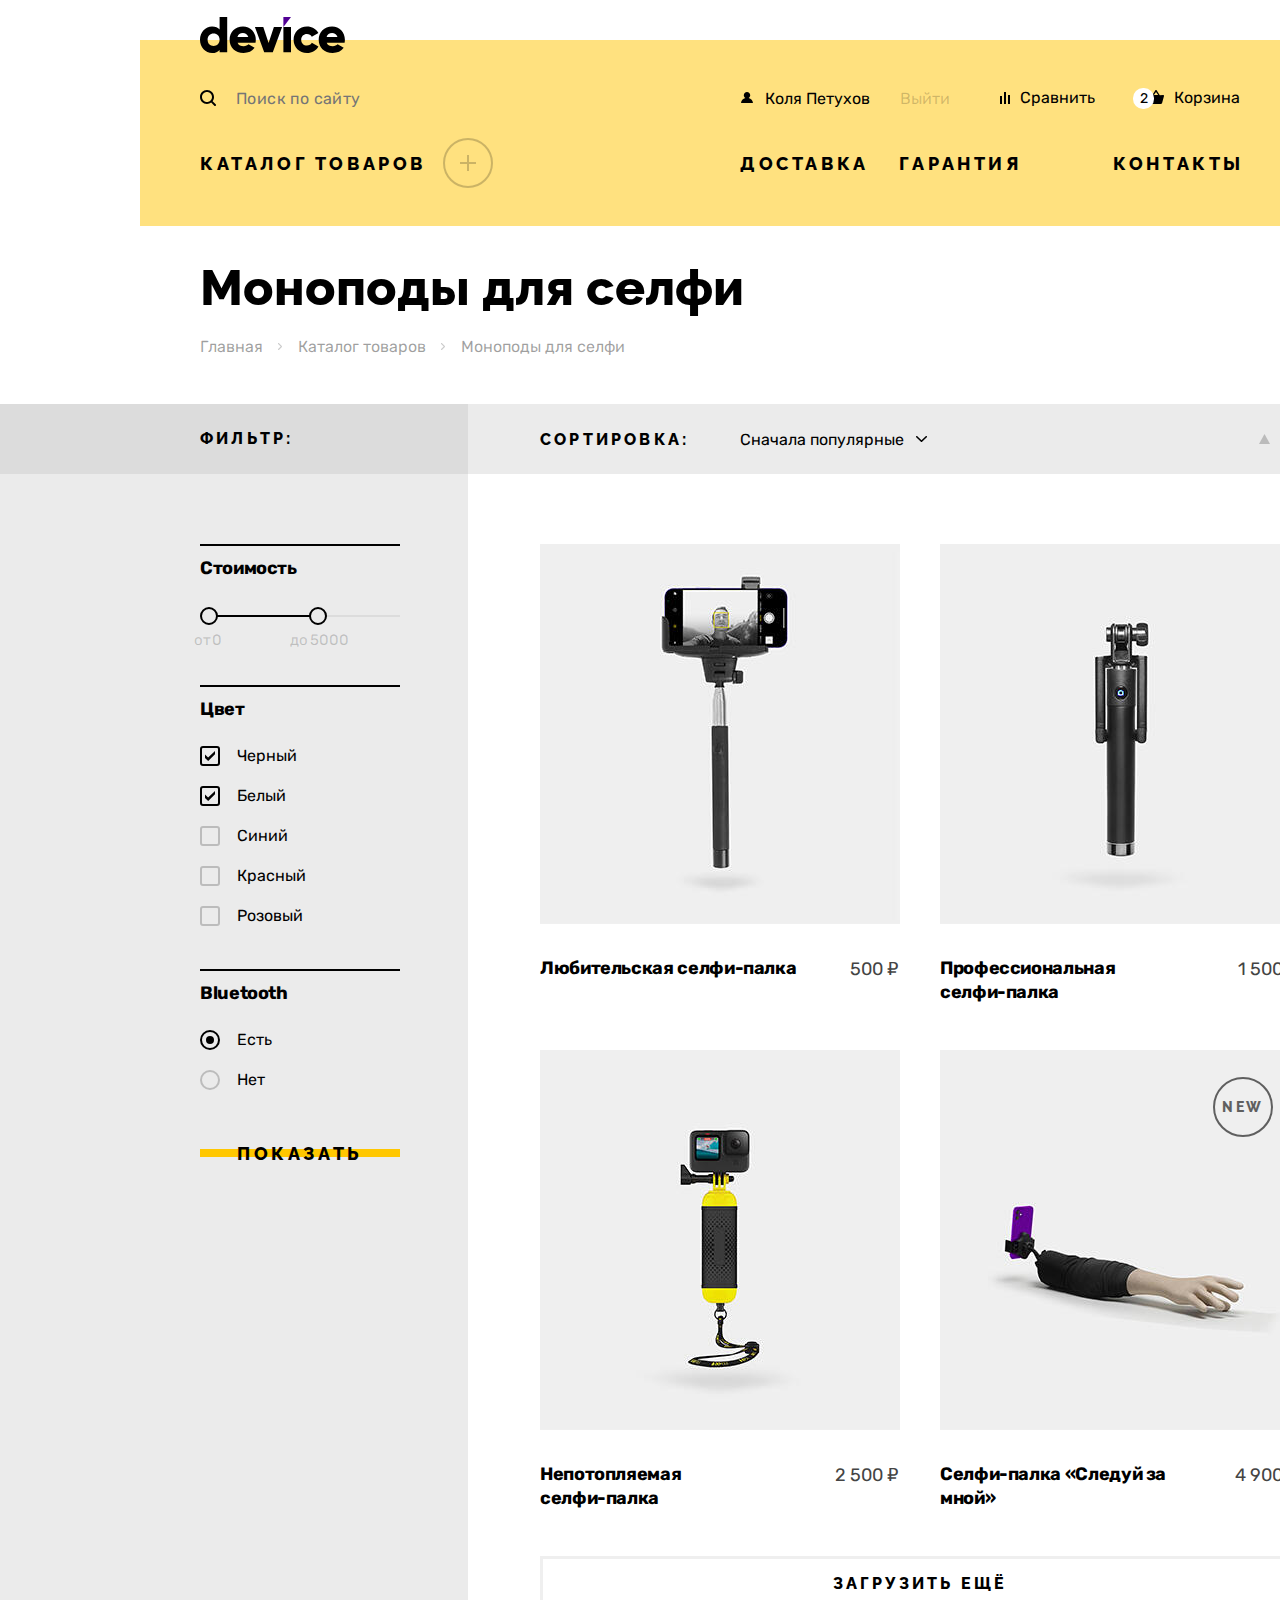
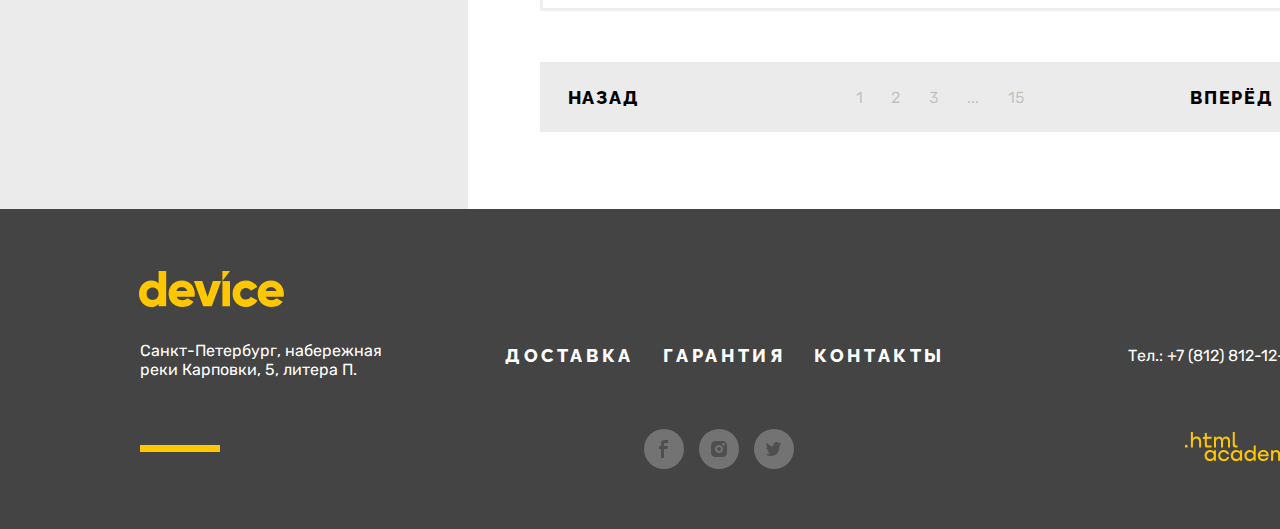
<file: catalog.html>
<!DOCTYPE html>
<html lang="ru">
  <head>
    <meta charset="UTF-8" />
    <title>Каталог товаров</title>
    <link rel="stylesheet" href="styles/styles.css" />
    <link rel="icon" href="favicon.ico" />
  </head>

  <body>
    <header class="main-header">
      <div class="main-header--container">
        <a class="lnk main-header--link" href="index.html"
          ><img
            class="logo main-header--logo"
            src="img/icons/device-logo.svg"
            width="145"
            height="36"
            alt="Логотип интернет магазина Девайс."
        /></a>

        <nav class="navigation">
          <div class="navigation-user">
            <form
              class="form navigation-user--form"
              action="https://echo.htmlacademy.ru/"
              method="POST"
            >
              <label class="visually-hidden" for="search">Поиск по сайту</label>
              <svg
                class="icon navigation-user--icon-search"
                aria-hidden="true"
                focusable="false"
                width="16"
                height="16"
                xmlns="http://www.w3.org/2000/svg"
                viewBox="0 0 16 16"
              >
                <path
                  d="M15.7 14.3l-3.1-3.1C13.5 10 14 8.6 14 7c0-3.9-3.1-7-7-7S0 3.1 0 7s3.1 7 7 7c1.6 0 3-.5 4.2-1.4l3.1 3.1c.2.2.4.3.7.3.6 0 1-.4 1-1 0-.2-.1-.5-.3-.7zM2 7c0-2.8 2.2-5 5-5s5 2.2 5 5-2.2 5-5 5-5-2.2-5-5z"
                />
              </svg>
              <input
                class="form--input navigation-user--input-search"
                type="search"
                name="search"
                id="search"
                placeholder="Поиск по сайту"
              />

              <button
                class="button button--border user-form--search-button"
                type="submit"
              >
                Найти
              </button>
            </form>

            <div class="navigation-user--login">
              <a href="#" class="link login--link">Коля Петухов</a>
              <a href="#" class="link login--link">Выйти</a>
            </div>

            <ul class="list navigation-user--list">
              <li class="item navigation-user--item">
                <a
                  href="#"
                  class="
                    link
                    navigation-user--link navigation-user--link--compare
                  "
                  >Сравнить</a
                >
              </li>
              <li class="item navigation-user--item">
                <a
                  href="#"
                  class="
                    link
                    navigation-user--link navigation-user--link--chart
                  "
                >
                  <span class="chart--count">2</span> Корзина</a
                >
                <div class="popover popover--chart">
                  <button
                    class="popover--close-button button button--light"
                    type="button"
                  ></button>
                  <div class="popover--content">
                    <h2 class="popover--title visually-hidden">Корзина</h2>
                    <ul class="list chart--list">
                      <li class="item chart--item">
                        <a href="#" class="lnk chart-container">
                          <img
                            class="chart-item--img"
                            width="43"
                            height="43"
                            src="./img/products/product-1.jpg"
                            alt="фото товара в корзине."
                          />
                          <p class="chart-item--title">
                            Любительская <br />
                            селфи-палка
                          </p>
                        </a>
                        <button class="button chart-item--button" type="button">
                          <svg
                            height="11"
                            width="11"
                            aria-hidden="true"
                            focusable="false"
                            xmlns="http://www.w3.org/2000/svg"
                            viewBox="0 0 11 11"
                          >
                            <path
                              d="M11 1l-1-1-4.5 4.5L1 0 0 1l4.5 4.5L0 10l1 1 4.5-4.5L10 11l1-1-4.5-4.5L11 1z"
                            />
                          </svg>
                          <span class="visually-hidden"
                            >Удалить из корзины</span
                          >
                        </button>
                      </li>
                      <li class="item chart--item">
                        <a href="#" class="lnk chart-container">
                          <img
                            class="chart-item--img"
                            width="43"
                            height="43"
                            src="./img/products/product-2.jpg"
                            alt="фото товара в корзине."
                          />
                          <p class="chart-item--title">
                            Профессиональная селфи-палка
                          </p>
                        </a>
                        <button class="button chart-item--button" type="button">
                          <svg
                            height="11"
                            width="11"
                            aria-hidden="true"
                            focusable="false"
                            xmlns="http://www.w3.org/2000/svg"
                            viewBox="0 0 11 11"
                          >
                            <path
                              d="M11 1l-1-1-4.5 4.5L1 0 0 1l4.5 4.5L0 10l1 1 4.5-4.5L10 11l1-1-4.5-4.5L11 1z"
                            />
                          </svg>
                          <span class="visually-hidden"
                            >Удалить из корзины</span
                          >
                        </button>
                      </li>
                    </ul>
                    <div class="chart--sum">
                      <div class="sum--items">
                        <p>Товаров:</p>
                        <p>2</p>
                      </div>
                      <div class="sum--price">
                        <p>Сумма:</p>
                        <p>2000</p>
                        <p>₽</p>
                      </div>
                    </div>

                    <div class="chart--open-chart">
                      <button class="button open-chart--button" type="button">
                        Открыть корзину
                      </button>
                    </div>
                  </div>
                </div>
              </li>
            </ul>
          </div>

          <div class="navigation-main">
            <ul class="list navigation-main--list1">
              <li class="item navigation-main--item item--catalog">
                <a
                  class="link navigation-main--link link--catalog"
                  href="catalog.html"
                  >Каталог товаров</a
                >
                <button class="button button--catalog" type="button"></button>
                <div class="submenu">
                  <ul class="list submenu--list">
                    <li class="submenu--item">
                      <a class="link submenu--link" href="#">
                        Виртуальная реальность
                      </a>
                    </li>
                    <li class="submenu--item">
                      <a class="link submenu--link" href="#">
                        Моноподы для cелфи
                      </a>
                    </li>
                    <li class="submenu--item">
                      <a class="link submenu--link" href="#"> Экшн-камеры </a>
                    </li>
                  </ul>
                  <ul class="list submenu--list">
                    <li class="submenu--item">
                      <a class="link submenu--link" href="#">
                        Фитнес-браслеты
                      </a>
                    </li>
                    <li class="submenu--item">
                      <a class="link submenu--link" href="#"> Умные часы </a>
                    </li>
                  </ul>
                  <ul class="list submenu--list">
                    <li class="submenu--item">
                      <a class="link submenu--link" href="#"> Квадрокоптеры </a>
                    </li>
                  </ul>
                </div>
              </li>
            </ul>
            <ul class="list navigation-main--list2">
              <li class="item navigation-main--item">
                <a class="link navigation-main--link" href="delivery.html"
                  >Доставка</a
                >
              </li>
              <li class="item navigation-main--item">
                <a class="link navigation-main--link" href="guarantee.html"
                  >Гарантия</a
                >
              </li>
              <li class="item navigation-main--item">
                <a class="link navigation-main--link" href="contacts.html"
                  >Контакты</a
                >
              </li>
            </ul>
          </div>
        </nav>
      </div>
    </header>

    <main class="main-inner">
      <div class="inner--header">
        <h1 class="title inner-header--title">Моноподы для селфи</h1>

        <div class="inner-header--breadcrumbs">
          <ul class="list breadcrumbs--list">
            <li class="item breadcrumbs--item">
              <a class="link breadcrumbs-link" href="index.html">Главная</a>
            </li>
            <li class="item breadcrumbs--item">
              <a class="link breadcrumbs-link" href="catalog.html"
                >Каталог товаров</a
              >
            </li>
            <li class="item breadcrumbs--item">
              <a class="link breadcrumbs-link">Моноподы для селфи</a>
            </li>
          </ul>
        </div>
      </div>

      <div class="main-inner--container">
        <section class="filter-items">
          <div class="filter-items--container-title">
            <h2 class="title filter-item--title">Фильтр:</h2>
          </div>

          <div class="filter-items--container-form">
            <form
              class="form filter-item--form-items"
              action="https://echo.htmlacademy.ru/"
              method="get"
            >
              <fieldset class="group form-items--group">
                <legend class="form-title form-items--group-title">
                  Стоимость
                </legend>

                <div class="form--range">
                  <div class="range--scale">
                    <div class="range--bar" style="left: 9px; width: 109px">
                      <button class="range--toggle toggle--min" type="button">
                        <span class="visually-hidden"
                          >Изменить минимальную цену</span
                        >
                      </button>
                      <button class="range--toggle toggle--max" type="button">
                        <span class="visually-hidden"
                          >Изменить максимальную цену</span
                        >
                      </button>
                    </div>
                  </div>

                  <div class="range--wraper-inputs">
                    <label
                      class="
                        range-text
                        form--range-text
                        wraper-inputs--range-text
                      "
                    >
                      от<input
                        class="range-text--input"
                        type="number"
                        name="min-price"
                        value="0"
                    /></label>
                    <label
                      class="
                        range-text
                        form--range-text
                        wraper-inputs--range-text
                      "
                      >до<input
                        class="input range-text--input"
                        type="number"
                        name="max-price"
                        value="5000"
                    /></label>
                  </div>
                </div>
              </fieldset>

              <fieldset class="group form-items--group">
                <legend class="form-title form-items--group-title">Цвет</legend>
                <ul class="list form-items--list">
                  <li class="item form-items--item">
                    <label class="control"
                      ><input
                        class="control--input visually-hidden"
                        type="checkbox"
                        name="black"
                        checked
                      />
                      <span class="control--mark"></span>
                      <span class="control--label"> Черный </span>
                    </label>
                  </li>
                  <li class="item form-items--item">
                    <label class="control"
                      ><input
                        class="control--input visually-hidden"
                        type="checkbox"
                        name="white"
                        checked
                      />
                      <span class="control--mark"></span>
                      <span class="control--label"> Белый </span>
                    </label>
                  </li>
                  <li class="item form-items--item">
                    <label class="control"
                      ><input
                        class="control--input visually-hidden"
                        type="checkbox"
                        name="blue"
                      />
                      <span class="control--mark"></span>
                      <span class="control--label"> Синий </span>
                    </label>
                  </li>
                  <li class="item form-items--item">
                    <label class="control"
                      ><input
                        class="control--input visually-hidden"
                        type="checkbox"
                        name="red"
                      />
                      <span class="control--mark"></span>
                      <span class="control--label"> Красный </span>
                    </label>
                  </li>
                  <li class="item form-items--item">
                    <label class="control"
                      ><input
                        class="control--input visually-hidden"
                        type="checkbox"
                        name="pink"
                      />
                      <span class="control--mark"></span>
                      <span class="control--label"> Розовый </span>
                    </label>
                  </li>
                </ul>
              </fieldset>

              <fieldset class="group form-items--group">
                <legend class="form-title filter--form-title">Bluetooth</legend>
                <ul class="list form-items--list">
                  <li class="item form-items--item">
                    <label class="control"
                      ><input
                        class="control--input visually-hidden"
                        type="radio"
                        name="form-group-bluetooth"
                        value="true"
                        checked
                      />
                      <span class="control--mark"></span>
                      <span class="control--label"> Есть </span>
                    </label>
                  </li>
                  <li class="item form-items--item">
                    <label class="control"
                      ><input
                        class="control--input visually-hidden"
                        type="radio"
                        name="form-group-bluetooth"
                        value="false"
                      />
                      <span class="control--mark"></span>
                      <span class="control--label"> Нет </span>
                    </label>
                  </li>
                </ul>
              </fieldset>

              <button
                class="button button--solid form-items--button"
                type="submit"
              >
                Показать
              </button>
            </form>
          </div>
        </section>

        <section class="items">
          <div class="items--sort">
            <div class="items--container">
              <h2 class="title sort--title">Сортировка:</h2>
              <form
                class="sort--form"
                action="https://echo.htmlacademy.ru/"
                method="POST"
              >
                <label class="visually-hidden" for="sorting">Сортировка</label>
                <select class="form--select-list" id="sorting">
                  <option class="form--select-item" value="first-popular">
                    Сначала популярные
                  </option>
                  <option class="form--select-item" value="first-popular">
                    Сначала дешевые
                  </option>
                </select>

                <button class="visually-hidden" type="submit">
                  Отсортировать продукты
                </button>
              </form>

              <div class="sort-link--container">
                <a class="link sort--link sort-up" href="#">
                  <svg
                    class="icon sort--icon icon--sort-up"
                    focusable="false"
                    width="11"
                    height="10"
                    xmlns="http://www.w3.org/2000/svg"
                    viewBox="0 0 11 10"
                  >
                    <path d="M5.5 0L11 10H0" />
                  </svg>

                  <span class="visually-hidden"> От меньшего к большему </span>
                </a>
                <a class="link sort--link sort-down" href="#">
                  <svg
                    class="icon sort--icon icon--sort-down"
                    focusable="false"
                    width="11"
                    height="10"
                    xmlns="http://www.w3.org/2000/svg"
                    viewBox="0 0 11 10"
                  >
                    <path d="M5.5 10L0 0h11" />
                  </svg>
                  <span class="visually-hidden"> От большего к меньшему </span>
                </a>
              </div>
            </div>
          </div>

          <div class="items--cards">
            <ul class="list cards--list">
              <li class="item cards--item">
                <a class="lnk link--cards" href="#">
                  <img
                    class="cards--img"
                    src="img/products/product-1.jpg"
                    width="360"
                    height="380"
                    alt="Любительская селфи-палка."
                  />
                </a>
                <a class="button button--solid cards--button" href="#">
                  Подробнее
                </a>
                <dl class="table cards--table">
                  <dt class="title cards--title">Любительская селфи-палка</dt>
                  <dd class="price cards--price">500 ₽</dd>
                </dl>
              </li>
              <li class="item cards--item">
                <a class="lnk link--cards" href="#">
                  <img
                    class="cards--img"
                    src="img/products/product-2.jpg"
                    width="360"
                    height="380"
                    alt="Профессиональная селфи-палка."
                  />
                </a>
                <a class="button button--solid cards--button" href="#">
                  Подробнее
                </a>
                <dl class="table cards--table">
                  <dt class="title cards--title">
                    Профессиональная <br />
                    селфи-палка
                  </dt>
                  <dd class="price cards--price">1 500 ₽</dd>
                </dl>
              </li>
              <li class="item cards--item">
                <a class="lnk link--cards" href="#">
                  <img
                    class="cards--img"
                    src="img/products/product-3.jpg"
                    width="360"
                    height="380"
                    alt="Непотопляемая селфи-палка."
                  />
                </a>
                <a class="button button--solid cards--button" href="#">
                  Подробнее
                </a>
                <dl class="table cards--table">
                  <dt class="title cards--title">
                    Непотопляемая <br />
                    селфи-палка
                  </dt>
                  <dd class="price cards--price">2 500 ₽</dd>
                </dl>
              </li>
              <li class="item cards--item cards--item--new">
                <a class="lnk link--cards" href="#">
                  <img
                    class="cards--img"
                    src="img/products/product-4.jpg"
                    width="360"
                    height="380"
                    alt="Селфи-палка «Следуй за мной»."
                  />
                </a>
                <a class="button button--solid cards--button" href="#">
                  Подробнее
                </a>
                <dl class="table cards--table">
                  <dt class="title cards--title">
                    Селфи-палка «Следуй за мной»
                  </dt>
                  <dd class="price cards--price">4 900 ₽</dd>
                </dl>
              </li>
            </ul>

            <div class="pagination">
              <a class="button button--border pagination--button" href="#"
                >Загрузить ещё</a
              >

              <div class="select-pagination">
                <a
                  class="
                    button
                    select-pagination--button select-pagination--button--prev
                  "
                  href="#"
                  >Назад</a
                >

                <ul class="list select-pagination--list">
                  <li class="item select-pagination--item">
                    <a class="link select-pagination-link" href="#">1</a>
                  </li>
                  <li class="item select-pagination--item">
                    <a class="link select-pagination-link" href="#">2</a>
                  </li>
                  <li class="item select-pagination--item">
                    <a class="link select-pagination-link" href="#">3</a>
                  </li>
                  <li class="item select-pagination--item">
                    <a class="link select-pagination-link" href="#">...</a>
                  </li>
                  <li class="item select-pagination--item">
                    <a class="link select-pagination-link" href="#">15</a>
                  </li>
                </ul>

                <a
                  class="
                    button
                    select-pagination--button select-pagination--button--next
                  "
                  href="#"
                  >Вперёд</a
                >
              </div>
            </div>
          </div>
        </section>
      </div>
    </main>

    <footer class="main-footer">
      <div class="main-footer--container">
        <a class="lnk main-footer--link main-footer--logo" href="index.html"
          ><img
            class="logo main-footer--logo"
            src="img/icons/footer-logo.svg"
            width="145"
            height="36"
            alt="Логотип."
        /></a>

        <div class="main-footer--container-nav">
          <address class="main-footer--adddress-box">
            <p class="text address-box--text main-footer--address">
              Санкт-Петербург, набережная <br />
              реки Карповки, 5, литера П.
            </p>
          </address>

          <ul class="list footer-servises--list">
            <li class="item footer-servises--item main-footer--delivery">
              <a class="link main-footer--link footer-servises--link" href="#"
                >Доставка</a
              >
            </li>
            <li class="item footer-servises--item main-footer--guarantee">
              <a class="link main-footer--link footer-servises--link" href="#"
                >Гарантия</a
              >
            </li>
            <li class="item footer-servises--item main-footer--credit">
              <a class="link main-footer--link footer-servises--link" href="#"
                >Контакты</a
              >
            </li>
          </ul>

          <a
            class="
              link
              main-footer--link
              phone-number
              main-footer--phone-number
            "
            href="tel:+78128121212"
            >Тел.: +7 (812) 812-12-12</a
          >
        </div>

        <div class="main-footer--container-social decorate--hor-line">
          <ul class="list main-footer--list">
            <li class="item main-footer--item">
              <a
                class="button button--icon-round button-social"
                href="https://www.facebook.com/htmlacademy"
              >
                <svg
                  class="icon icon--round button-social--icon-facebook"
                  aria-hidden="true"
                  focusable="false"
                  width="9"
                  height="18"
                  xmlns="http://www.w3.org/2000/svg"
                  viewBox="0 0 9 18"
                >
                  <path
                    d="M6.5 3H9V0H5.6C2.8 0 2 1.7 2 4.2V6H0v3h2v9h3V9h3.3l.6-3H5V4.5C5 3.7 5.3 3 6.5 3z"
                  />
                </svg>

                <span class="visually-hidden">facebook</span>
              </a>
            </li>
            <li class="item main-footer--item">
              <a
                class="button button--icon-round button-social"
                href="https://www.instagram.com/htmlacademy"
              >
                <svg
                  class="icon icon--round button-social--icon-instagramm"
                  aria-hidden="true"
                  focusable="false"
                  width="16"
                  height="16"
                  xmlns="http://www.w3.org/2000/svg"
                  viewBox="0 0 16 16"
                >
                  <path d="M8 10a2 2 0 1 0 0-4 2 2 0 0 0 0 4z" />
                  <path
                    d="M14.7 1.3c-.9-.9-2-1.3-3.4-1.3H4.7C1.9 0 0 1.9 0 4.7v6.6c0 1.4.4 2.6 1.4 3.4.9.9 2 1.3 3.3 1.3h6.6c1.4 0 2.6-.4 3.4-1.3.8-.9 1.3-2 1.3-3.4V4.7c0-1.4-.4-2.6-1.3-3.4zM8 12.1c-2.2 0-4.1-1.8-4.1-4.1S5.8 3.9 8 3.9c2.2 0 4.1 1.8 4.1 4.1s-1.9 4.1-4.1 4.1zm4.6-7.4c-.7 0-1.3-.5-1.3-1.3s.5-1.3 1.3-1.3c.7 0 1.3.6 1.3 1.3 0 .7-.6 1.3-1.3 1.3z"
                  />
                </svg>

                <span class="visually-hidden">instagram</span>
              </a>
            </li>
            <li class="item main-footer--item">
              <a
                class="button button--icon-round button-social"
                href="https://twitter.com/htmlacademy_ru"
              >
                <svg
                  class="icon icon--round button-social--icon-twitter"
                  aria-hidden="true"
                  focusable="false"
                  width="15"
                  height="14"
                  xmlns="http://www.w3.org/2000/svg"
                  viewBox="0 0 15 14"
                >
                  <g clip-path="url(#clip0)">
                    <path
                      d="M9.7.1c1.5-.5 2.6.3 3.2 1.1.5-.2 1.1-.4 1.7-.6 0 .8-.5 1.4-.8 1.6.7.2 1.2-.4 1.2-.4-.1.9-.9 1.7-1.4 1.9-.2 6.3-2.8 10.4-8.9 10.3h-.4C4 14 .6 13.6 0 12.2c2 .2 3.4-.4 4.1-1.1-.8-.3-2.4-.4-2.6-2.8.3.2.5.3 1.1.2C1.5 7.7.3 7 .4 5c.3.3.9.5 1.2.4C1 5.2-.2 2.3.8.8c1.6 1.7 3.3 3.4 6.3 3.5.2-2.1 1-3.5 2.6-4.2z"
                    />
                  </g>
                  <defs>
                    <clipPath id="clip0">
                      <path d="M0 0h15v14H0z" />
                    </clipPath>
                  </defs>
                </svg>

                <span class="visually-hidden">twitter</span>
              </a>
            </li>
          </ul>

          <a
            class="link main-footer--link main-footer--link-htmlacademy"
            href="http://htmlacademy.ru"
          >
            <svg
              class="logo-htmlacademy main-footer--logo-htmlacademy"
              aria-hidden="true"
              focusable="false"
              width="115"
              height="34"
              viewBox="0 0 115 34"
              xmlns="http://www.w3.org/2000/svg"
            >
              <path d="M0 12.8999V15.4999H2.5V12.8999H0Z" />
              <path
                d="M11.6 4.5C10 4.5 8.80002 5.2 8.00002 6.2H7.90002V0H5.90002V15.5H7.90002V10.2C7.90002 8.1 9.20002 6.6 11.2 6.6C13 6.6 14.1 8 14.1 9.8V15.5H16.1V9.4C16.2 6.4 14.3 4.5 11.6 4.5Z"
              />
              <path
                d="M26.6 4.8001H21.8V1.1001H19.8V4.9001H17.9V6.9001H19.8V12.9001C19.8 14.6001 20.8 15.6001 22.5 15.6001H26.6V13.6001H22.9C22.2 13.6001 21.8 13.2001 21.8 12.5001V6.8001H26.6V4.8001Z"
              />
              <path
                d="M41.1 4.6001C39.5 4.6001 38.2 5.4001 37.6 6.7001H37.5C36.9 5.5001 35.7 4.6001 34.1 4.6001C32.7 4.6001 31.6 5.4001 31 6.4001H30.9V4.8001H29V15.4001H31V10.0001C31 8.0001 32 6.5001 33.6 6.5001C35.1 6.5001 36 7.5001 36 9.1001V15.4001H38V9.8001C38 7.4001 39.4 6.5001 40.6 6.5001C42.1 6.5001 43 7.5001 43 9.1001V15.4001H45V8.9001C45.1 6.4001 43.6 4.6001 41.1 4.6001Z"
              />
              <path
                d="M47.8 12.7C47.8 14.4 48.8 15.4 50.6 15.4H52.6V13.4H50.9001C50.2001 13.4 49.8 13 49.8 12.3V0H47.8V12.7V12.7Z"
              />
              <path
                d="M28.9 19.6999C28 18.5999 26.7 17.8999 25 17.8999C21.9 17.8999 19.6 20.1999 19.6 23.4999C19.6 26.7999 21.9 29.0999 25 29.0999C26.8 29.0999 28 28.2999 28.8 27.1999H28.9V28.7999H30.9V18.1999H28.9V19.6999V19.6999ZM25.3 27.0999C23.1 27.0999 21.7 25.4999 21.7 23.4999C21.7 21.4999 23.1 19.8999 25.3 19.8999C27.5 19.8999 28.9 21.4999 28.9 23.4999C28.9 25.3999 27.5 27.0999 25.3 27.0999Z"
              />
              <path
                d="M44.2 21.9999C43.7 19.5999 41.5999 17.8999 38.7999 17.8999C35.3999 17.8999 33.2 20.3999 33.2 23.4999C33.2 26.5999 35.3999 29.0999 38.7999 29.0999C41.5999 29.0999 43.7 27.2999 44.2 24.8999H42.0999C41.6999 26.1999 40.3999 27.1999 38.7999 27.1999C36.5999 27.1999 35.2 25.5999 35.2 23.5999C35.2 21.5999 36.5999 19.9999 38.7999 19.9999C40.3999 19.9999 41.5999 20.9999 42.0999 22.1999H44.2V21.9999Z"
              />
              <path
                d="M55.1 19.6999C54.2 18.5999 52.9001 17.8999 51.2001 17.8999C48.1001 17.8999 45.8 20.1999 45.8 23.4999C45.8 26.7999 48.1001 29.0999 51.2001 29.0999C53.0001 29.0999 54.2 28.2999 55 27.1999H55.1V28.7999H57.1V18.1999H55.1V19.6999ZM51.5 27.0999C49.3 27.0999 47.9001 25.4999 47.9001 23.4999C47.9001 21.4999 49.3 19.8999 51.5 19.8999C53.7 19.8999 55.1 21.4999 55.1 23.4999C55.1 25.3999 53.6 27.0999 51.5 27.0999Z"
              />
              <path
                d="M68.7 19.7999C67.8 18.6999 66.5 17.8999 64.8 17.8999C61.7 17.8999 59.4 20.1999 59.4 23.4999C59.4 26.7999 61.6 29.0999 64.8 29.0999C66.5 29.0999 67.8 28.2999 68.6 27.2999H68.7V28.7999H70.7V13.3999H68.7V19.7999V19.7999ZM65.1 27.0999C62.9 27.0999 61.5 25.4999 61.5 23.4999C61.5 21.4999 62.9 19.8999 65.1 19.8999C67.3 19.8999 68.7 21.4999 68.7 23.4999C68.6 25.4999 67.2 27.0999 65.1 27.0999Z"
              />
              <path
                d="M78.3 17.8999C75 17.8999 72.8 20.3999 72.8 23.4999C72.8 26.4999 74.9 29.0999 78.3 29.0999C80.8 29.0999 82.8 27.7999 83.5 25.4999H81.4C80.9 26.4999 79.8 27.0999 78.4 27.0999C76.5 27.0999 75.1 25.7999 75 24.1999H83.8C84 20.5999 81.8 17.8999 78.3 17.8999ZM78.3 19.7999C80 19.7999 81.3 20.7999 81.6 22.3999H75.1C75.4 20.8999 76.6 19.7999 78.3 19.7999Z"
              />
              <path
                d="M98.2 17.8999C96.6 17.8999 95.3 18.6999 94.6 19.8999H94.5C93.9 18.6999 92.7 17.8999 91.1 17.8999C89.7 17.8999 88.6 18.5999 88 19.6999V19.6999V18.1999H86.1V28.7999H88.1V23.3999C88.1 21.3999 89.1 19.9999 90.7 19.8999C92.2 19.8999 93.1 20.8999 93.1 22.4999V28.7999H95.1V23.1999C95.1 20.7999 96.5 19.8999 97.7 19.8999C99.2 19.8999 100.1 20.8999 100.1 22.4999V28.7999H102.1V22.2999C102.2 19.6999 100.7 17.8999 98.2 17.8999Z"
              />
              <path
                d="M109.4 27.0001L105.8 18.1001H103.6L108.4 29.7001C108.1 30.6001 107.7 30.9001 106.7 30.9001H104.2V32.9001H106.7C108.5 32.9001 109.5 32.1001 110.2 30.3001L114.9 18.1001H112.8L109.4 27.0001Z"
              />
            </svg>
            <span class="visually-hidden">html academy</span>
          </a>
        </div>
      </div>
    </footer>
  </body>
</html>
</file>
<file: styles/styles.css>
@font-face {
  font-family: Rubik;
  font-style: normal;
  font-weight: 400;
  src: url("../fonts/rubik/rubik-400.woff2") format("woff2");
  font-display: swap;
}
@font-face {
  font-family: Rubik;
  font-style: normal;
  font-weight: 700;
  src: url("../fonts/rubik/rubik-700.woff2") format("woff2");
  font-display: swap;
}
@font-face {
  font-family: Rubik;
  font-style: normal;
  font-weight: 800;
  src: url("../fonts/rubik/rubik-800.woff2") format("woff2");
  font-display: swap;
}
@font-face {
  font-family: Raleway;
  font-style: normal;
  font-weight: 800;
  src: url("../fonts/raleway/raleway-800.woff2") format("woff2");
  font-display: swap;
}

.visually-hidden {
  position: absolute;
  width: 1px;
  height: 1px;
  margin: -1px;
  padding: 0;
  border: 0;
  clip: rect(0 0 0 0);
  overflow: hidden;
}

html {
  height: 100%;
}

body {
  margin: 0;
  min-width: 1440px;
  font-family: Rubik, sans-serif;
  font-size: 18px;
  line-height: 30px;
  font-weight: 400;
}

.container {
  width: 1160px;
  margin: 0 auto;
}

.list {
  margin: 0;
  padding: 0;
  list-style-type: none;
}

.title {
  margin: 0;
  padding: 0;
}

.title-item {
  font-family: Rubik, sans-serif;
  font-size: 24px;
  line-height: 30px;
  font-weight: 700;
}

.icon {
  fill: #000000;
}

input {
  font-family: Rubik, sans-serif;
}

.control {
  position: relative;
  display: flex;
  align-items: center;
  padding-left: 37px;
}

.control--mark {
  position: absolute;
  display: flex;
  align-items: center;
  justify-content: center;
  left: 0;
  height: 20px;
  width: 20px;
  border: 2px solid #000000;
  box-sizing: border-box;
}

.control--input[type="checkbox"] + .control--mark {
  border-radius: 3px;
}

.control--input[type="radio"] + .control--mark {
  border-radius: 50%;
}

.control--input[type="checkbox"]:checked + .control--mark::before {
  content: "";
  position: absolute;
  background-image: url(../img/icons/tick.svg);
  background-repeat: no-repeat;
  height: 10px;
  width: 10px;
}

.control--input[type="radio"]:checked + .control--mark::before {
  content: "";
  position: absolute;
  background-color: #000000;
  border-radius: 50%;
  height: 8px;
  width: 8px;
}

.button {
  z-index: 0;
  box-sizing: border-box;
  position: relative;
  display: flex;
  justify-content: center;
  align-items: center;
  outline: none;
  font-family: Raleway, sans-serif;

  font-weight: 800;
  text-transform: uppercase;
  letter-spacing: 0.2em;
  text-decoration: none;

  border: none;
  background-color: #00000000;
  color: inherit;
  margin: 0;
  padding: 0;
  cursor: pointer;
}

.button::before {
  z-index: -1;
  content: "";
  position: absolute;
  width: 100%;
  height: 100%;
}

.button--solid {
  font-size: 18px;
  line-height: 21px;
}

.button--solid::before {
  background-color: #ffc700;
  width: 100%;
  height: 8px;
}

.button--solid:not(:active):focus::before {
  background-color: #af4fff;
}

.button--solid:hover::before {
  background-color: #ffc700;
  height: 100%;
}

.button--solid:active {
  color: #00000030;
}

.button--border {
  font: 16px;
  line-height: 19px;
  background-color: #00000000;
  border: 3px solid #00000010;
  width: 100%;
  height: 100%;
}

.button--border:not(:active):focus {
  border: 5px solid #af4fff;
}

.button--border:hover {
  border: 3px solid #000000;
}

.button--border:active {
  color: #00000030;
  border: 3px solid #00000030;
}

.button--icon-round {
  display: flex;
  align-self: center;
  width: 40px;
  height: 40px;
  background-color: #dcdcdc50;
  border-radius: 50%;
}

.icon--round {
  opacity: 30%;
}

.button-social:hover {
  background-color: #ffc700;
}

.button-social:hover .icon {
  opacity: 100%;
  fill: #444444;
}

.button-social:focus {
  background-color: transparent;
  outline: 5px solid #af4fff;
}

.button-social:focus .icon {
  opacity: 100%;
  fill: #ffffff;
}

.button-social:active {
  background-color: #ffc700;
  outline: none;
}

.button-social:active .icon {
  fill: #00000030;
}

.link,
.lnk {
  color: inherit;
  text-decoration: none;
  cursor: pointer;
}

.link:hover {
  opacity: 60%;
}

.link:not(:active):focus {
  opacity: 100%;
  outline: 2px solid #af4fff;
  outline-offset: 10px;
  border-radius: 20px;
}

.link:active {
  opacity: 30%;
}

.form {
  font-style: normal;
  font-weight: normal;
  font-size: 16px;
  line-height: 19px;
}

.form--input {
  border: 0;
  background-color: #00000000;
}

.title {
  font-family: Raleway, sans-serif;
  font-size: 50px;
  line-height: 50px;
  font-weight: 800;
}

.icon {
  background-repeat: no-repeat;
  align-self: center;
  background-position: center;
}

.decorate--hor-line::before {
  content: "";
  display: block;
  background-color: #000000;
  width: 80px;
  height: 7px;
}

.title.decorate--hor-line::before {
  margin-bottom: 42px;
}

.popover {
  position: absolute;
  z-index: 2;
  box-sizing: border-box;
  color: #ffffff;
  background-color: #000000;
  box-shadow: 0px 10px 0px rgba(0, 0, 0, 0.1);
  display: none;
}

.popover::before {
  content: "";
  position: absolute;
  background-image: url("../img/icons/triangle.svg");
  background-repeat: no-repeat;
  background-size: 14px 6px;
  background-position: center;
  height: 6px;
  width: 100%;
  top: -6px;
  left: -3px;
}

.popover--chart {
  top: 39px;
  right: -80px;
  width: 320px;
  min-height: 100px;
}

.popover--open {
  display: block;
}

.popover--content {
  height: 100%;
  font-size: 16px;
  line-height: 20px;
}

.chart--item {
  position: relative;
  padding: 20px;
  display: flex;
  justify-content: space-between;
}

.chart--item + .chart--item::before {
  left: 0;
  position: absolute;
  top: 0;
  content: "";
  height: 1px;
  width: 100%;
  background-color: #ffffff10;
}

.chart-container {
  display: flex;
  align-items: center;
  justify-content: space-between;
}

.chart-item--img {
  margin-right: 23px;
}

.chart-item--title {
  margin: 0;
  padding: 0;
}

.chart-container:hover {
  opacity: 60%;
}

.chart-container:focus-within {
  outline: none;
}

.chart-container:not(:active):focus .chart-item--img {
  opacity: 100%;
  outline: 5px solid #af4fff;
}

.chart-container:not(:active):focus .chart-item--title {
  opacity: 100%;

  color: #af4fff;
}

.chart-container:active {
  opacity: 60%;
}

.button.chart-item--button {
  position: relative;
  margin-top: 7px;
  margin-left: 25px;
  fill: #ffffff;
  align-items: start;
}

.button.chart-item--button:hover {
  fill: #ffffff60;
}

.button.chart-item--button:not(:active):focus:before {
  position: absolute;
  content: "";
  outline: 2px solid #af4fff;
  border-radius: 50%;
  min-height: 19px;
  min-width: 19px;
  top: -4px;
  fill: #ffffff;
}

.button.chart-item--button:active {
  fill: #ffffff30;
}

.chart--sum {
  display: flex;
  padding: 20px;
  padding-top: 14px;
  padding-right: 16px;
  justify-content: space-between;
  background-color: #1a1a1a;
}

.sum--items {
  display: flex;
}

.sum--items p {
  margin: 0;
  margin-right: 5px;
  padding: 0;
}

.sum--price {
  display: flex;
}

.sum--price p {
  margin: 0;
  margin-right: 5px;
  padding: 0;
}

.chart--open-chart {
  padding: 20px;
  padding-top: 11px;
}

.open-chart--button {
  color: #000000;
  background-color: #ffffff;
  width: 100%;
  min-height: 50px;
  font-size: 18px;
  line-height: 17px;
  letter-spacing: 0.2em;
}

.open-chart--button:hover {
  background-color: #ffe17f;
}

.open-chart--button:not(:active):focus {
  outline: 5px solid #af4fff;
  background-color: #ffffff;
}

.open-chart--button:active {
  color: #00000030;
}

.main-header {
  padding-top: 40px;
}

.main-header--container {
  position: relative;
  width: 1160px;
  margin: 0 auto;
  background-color: #ffe17f;
  color: #000000;
  box-sizing: border-box;
  padding: 50px 60px;
  padding-top: 38px;
  padding-bottom: 38px;
}

.main-header--link {
  position: absolute;
  top: -23px;
}

.navigation-user {
  display: flex;
  justify-content: space-between;
  font-size: 16px;
}

.navigation-user--form {
  position: relative;
  box-sizing: border-box;
  border-radius: 20px;
  position: relative;
  right: 16px;
  width: 516px;
  min-height: 40px;
  display: flex;
}

.navigation-user--form:not(:active):focus-within::before {
  position: absolute;
  content: "";
  width: 100%;
  height: 100%;
  box-sizing: border-box;
  outline: none;
  border-radius: 20px;
  border: 2px solid #af4fff;
}

.navigation-user--form:focus-visible {
  outline: none;
}

.serch--border {
  z-index: 0;
  display: flex;
  border: 2px solid #000000;
  border-radius: 20px;
  position: absolute;
  width: 100%;
  height: 100%;
  box-sizing: border-box;
}

.navigation-user--icon-search {
  margin-left: 16px;
  min-width: 16px;
}

.navigation-user--input-search {
  z-index: 1;
  font-family: Rubik, sans-serif;
  font-size: 16px;
  line-height: 19px;
  padding-left: 20px;
  padding-right: 20px;
  flex-grow: 1;
  letter-spacing: 0.4px;
}

.navigation-user--input-search:placeholder-shown ~ .serch--border {
  display: none;
}

.navigation-user--input-search:not(:placeholder-shown):focus ~ .serch--border {
  border-color: #af4fff;
}

.navigation-user--input-search:hover {
  color: #00000060;
}

.navigation-user--input-search:focus {
  outline: none;
  border: none;
}

.navigation-user--input-search:placeholder-shown ~ .user-form--search-button {
  display: none;
}

.navigation-user--input-search:focus-visible {
  outline: none;
}

.user-form--search-button {
  font-size: 16px;
  font-weight: normal;
  letter-spacing: normal;
  text-transform: none;
  z-index: 0;
  position: relative;
  border: none;
  width: 160px;
}

.user-form--search-button::before {
  z-index: -1;
  position: absolute;
  box-sizing: border-box;
  content: "";
  height: 100%;
  width: 100%;
  border: 2px solid #000000;
  border-radius: 0 20px 20px 0;
}

.user-form--search-button:hover {
  color: #ffffff;
  background-color: #000000;
  border-radius: 0 20px 20px 0;
}

.user-form--search-button:not(:active):focus,
.navigation-user--input-search:focus-within + .user-form--search-button {
  border: none;
  outline: none;
}

.user-form--search-button:not(:active):focus::before,
.navigation-user--input-search:focus-within
  + .user-form--search-button::before {
  outline: none;
  box-sizing: border-box;
  border: 2px solid #af4fff;
}

.user-form--search-button:active {
  border-radius: 0 20px 20px 0;
  border: none;
  background-color: #000000;
  color: #ffffff30;
}

.navigation-user--icon-user {
  margin-right: 12px;
}

.navigation-user--login {
  display: flex;
  flex-wrap: wrap;
  align-items: center;
  width: 220px;
  margin-left: 16px;
}

.login--link {
  display: flex;
  align-items: center;
  justify-content: center;
  line-height: 19px;
}

.login--link::before {
  content: "";
  background-image: url(../img/icons/user.svg);
  background-repeat: no-repeat;
  margin-right: 12px;
  height: 13px;
  width: 12px;
}

.login--link + .login--link {
  margin-left: 30px;
  color: #00000030;
}

.login--link + .login--link::before {
  content: none;
}

.navigation-user--list {
  align-items: center;
  width: 270px;
  min-height: 21px;
  margin: 0;
  padding: 0;
  display: flex;
  flex-wrap: wrap;
  justify-content: space-between;
}

.navigation-user--item {
  position: relative;
  margin-left: 30px;
}

.navigation-user--link {
  display: flex;
  align-items: center;
  justify-content: center;
}

.navigation-user--link--compare::before {
  content: "";
  background-image: url(../img/icons/compare.svg);
  background-repeat: no-repeat;
  margin-right: 10px;

  height: 12px;
  min-width: 10px;
}

.chart--count {
  position: absolute;
  padding: 0 4px;
  box-sizing: border-box;
  left: -15px;
  display: flex;
  flex-wrap: wrap;
  align-items: center;
  justify-content: center;
  font-size: 14px;
  line-height: 17px;
  background-color: #ffffff;
  border-radius: 10px;
  min-height: 21px;
  min-width: 21px;
}

.navigation-user--link--chart::before {
  content: "";
  background-image: url(../img/icons/cart.svg);
  background-repeat: no-repeat;
  margin-right: 10px;
  height: 16px;
  min-width: 16px;
}

.navigation-main {
  display: flex;
  align-items: center;
  justify-content: space-between;
  font-family: Raleway, sans-serif;
  font-size: 18px;
  line-height: 21px;
  font-weight: 800;
  text-transform: uppercase;
  letter-spacing: 0.2em;
  margin-top: 20px;
}

.navigation-main--list1 {
  width: 500px;
  display: flex;
  margin: 0;
  padding: 0;
}

.navigation-main--item {
  display: flex;
  align-items: center;
}

.navigation-main--link {
  position: relative;
  display: flex;
  align-items: center;
  justify-content: center;
}

.navigation-main--link:not(:active):focus {
  outline-offset: 15px;
}

:not(.link--catalog).navigation-main--link:hover::before {
  position: absolute;
  background-color: #000000;
  content: "";
  height: 2px;
  left: 0;
  right: 4px;
  bottom: -8px;
}

.link--catalog {
  margin-right: 17px;
}

.button--catalog {
  box-sizing: border-box;
  height: 50px;
  min-width: 50px;
  border-radius: 50%;
  border: 2px solid #000000;
  opacity: 20%;
  background-image: url(../img/icons/plus.svg);
  background-repeat: no-repeat;
  background-position: 50%;
  background-size: 16px;
}

.button--catalog:hover {
  opacity: 100%;
  background-image: url(../img/icons/minus.svg);
}

.button--catalog:hover + .submenu {
  display: flex;
}

.button--catalog.link:not(:active):focus {
  outline: none;
}

.button--catalog:active {
  opacity: 30%;
}

.navigation-main--list2 {
  display: flex;
  flex-wrap: wrap;
  justify-content: space-between;
  width: 500px;
  margin: 0;
  padding: 0;
  align-items: center;
}

.navigation-main--list2 .navigation-main--item {
  margin-right: 30px;
}

.navigation-main--list2 .navigation-main--item:last-child {
  margin-left: auto;
  margin-right: -4px;
}

.navigation-main--container {
  display: flex;
  flex-wrap: wrap;
  width: 500px;
  justify-content: space-between;
}

.submenu {
  display: none;
  position: absolute;
  width: 100%;
  font-size: 16px;
  line-height: 18px;
  z-index: 2;
  background-color: #ffe17f;
  flex-wrap: wrap;

  padding: 40px 60px;
  padding-top: 30px;
  bottom: -145px;
  left: 0;
  box-sizing: border-box;
}

.submenu--list {
  margin-right: 43px;
}

.submenu--item {
  margin-bottom: 18px;
}

.submenu--link {
  font-family: Rubik, sans-serif;
  font-style: normal;
  font-weight: 400;
  font-size: 16px;
  line-height: 18px;
  text-transform: none;
  letter-spacing: normal;
}

.submenu--item:hover {
  opacity: 60%;
}

.submenu--item:not(:active):focus {
  opacity: 100%;
  offset: 2px solid #af4fff;
  border-radius: 25px;
}

.submenu--item:hover {
  opacity: 30%;
}

.slider {
  top: -38px;
  position: relative;
}

.slider::before {
  content: "";
  z-index: -1;
  position: absolute;
  height: 100%;
  width: 100%;
  background-image: linear-gradient(180deg, #ffe17f 150px, #00000000 150px);
}

.slider--item {
  z-index: inherit;
  display: flex;
  justify-content: space-between;
}

.slider--count {
  z-index: 0;
  position: absolute;
  font-family: Rubik, sans-serif;
  font-style: normal;
  font-weight: 800;
  font-size: 180px;
  line-height: 30px;
  right: 50px;
  top: 85px;
  color: #ffffff;
}

.item--description {
  z-index: 1;
  width: 560px;
}

.description--title {
  margin: 0 auto;
  margin-top: 124px;
}

.description--text {
  margin: 0 auto;
  margin-top: 27px;
}

.description--button {
  width: 220px;
  min-height: 50px;
  margin-top: 37px;
}

.description--button::before {
  background-color: #ffe17f;
}

.description--button:hover::before {
  background-color: #ffe17f;
}

.slider-table {
  position: relative;
  right: 22px;
  border-spacing: 20px 10px;
  margin-top: 43px;
}

.slider-table th {
  font-weight: 400;
  font-size: 16px;
  line-height: 30px;
}

.slider-table td {
  font-size: 36px;
  line-height: 30px;
  min-width: 140px;
}

.slider-table td:nth-child(2) {
  font-size: 36px;
  line-height: 30px;
  min-width: 117px;
}

.slider--photo-buttons {
  position: absolute;
  content: "";
  top: 252px;
  left: 19px;
  display: flex;
  width: 522px;
  justify-content: space-between;
}

.slider--photo-pagination-list {
  position: absolute;
  display: flex;
  right: 0;
  bottom: 190px;
  width: 200px;
  flex-wrap: wrap;
  justify-content: center;
  list-style: none;
  margin: 0;
  padding: 0;
}

.photo-pagination--item:not(:last-child) {
  margin-right: 22px;
}

.photo-buttons--button:hover {
  opacity: 60%;
}

.photo-buttons--button:not(:active):focus {
  opacity: 100%;
  outline: 2px solid #af4fff;
  outline-offset: 10px;
  border-radius: 1px;
}

.photo-buttons--button:active {
  opacity: 30%;
}

.photo-pagination--button {
  font-size: 16px;
  box-sizing: border-box;
  border: 2px solid #000000;
  border-radius: 50%;
  height: 12px;
  width: 12px;
}

.photo-pagination--button:hover {
  opacity: 60%;
}

.photo-pagination--button:not(active):focus {
  border-color: #af4fff;
  opacity: 100%;
}

.photo-pagination--button:active {
  opacity: 30%;
}

.photo-pagination--button:checked {
  background-color: #000000;
  opacity: 100%;
}

.photo-pagination--button.active {
  background-color: #000000;
}

.categories {
  margin: 0;
  padding: 0;
  padding-top: 25px;
}

.categories--list {
  margin: 0;
  padding: 0;
  display: grid;
  grid-template-columns: repeat(6, 160px);
  gap: 40px;
}

.categories--item {
  width: 160px;
  font-family: Raleway, sans-serif;
  line-height: 24px;
  letter-spacing: -0.02em;
  font-weight: 800;
}

.categories--img-container {
  display: flex;
  background-color: #ffe17f;
  width: 160px;
  height: 160px;
  margin-bottom: 33px;
}

.categories--icon {
  margin: 0 auto;
}

.categories--icon-monopod {
  align-self: flex-end;
}

.categories--icon-action-cameras {
  position: relative;
  left: 4px;
  top: 2px;
}

.categories--icon-fitness-bracelets {
  position: relative;
  top: 3px;
}

.categories--icon-drons {
  position: relative;
  top: 4px;
}

.categories--link:hover {
  opacity: 100%;
}

.categories--item:hover .categories--img-container {
  background-color: #ffc700;
}

.categories--item:not(:active):focus-within .categories--img-container {
  outline: 5px solid #af4fff;
}

.categories--item:not(:active):focus-within .categories--link {
  outline: none;
  color: #af4fff;
}

.categories--item:active .categories--img-container {
  outline: none;
}

.categories--item:active .categories--icon,
.categories--item:active .categories--link {
  opacity: 30%;
}

.servises {
  position: relative;
  margin-top: 81px;
  min-height: 388px;
  background-image: linear-gradient(180deg, #ffffff 100px, #f0f0f0 100px);
}

.servises--container-flex {
  position: relative;

  display: flex;
}

.servises--list {
  margin-left: 116px;
  width: 876px;
}

.servises--item {
  display: flex;
  padding-top: 71px;
}

.container--servises-item {
  margin-left: 4px;
}

.servises--delivery::before {
  content: "";
  position: absolute;
  background-image: url("../img/other/servises-delivery.svg");
  background-repeat: no-repeat;
  right: 65px;
  top: 85px;
  width: 136px;
  height: 164px;
}

.servises--guarantee::before {
  content: "";
  position: absolute;
  background-image: url("../img/other/servises-warranty.svg");
  background-repeat: no-repeat;
  right: 45px;
  top: 62px;
  width: 171px;
  height: 195px;
}

.servises--credit::before {
  content: "";
  position: absolute;
  background-image: url("../img/other/servises-credit.svg");
  background-repeat: no-repeat;
  right: 70px;
  top: 62px;
  width: 156px;
  height: 188px;
}

.servises--title {
  margin: 0;
  padding: 0;
}

.servises--content {
  color: #444444;
  width: 497px;
  margin-top: 35px;
}

.servises--pagination-servis {
  position: relative;
  list-style: none;

  margin: 0;
  padding: 0;
  margin-top: 80px;
}

.pagination-servis--item {
  list-style: none;
  margin: 0;
  margin-bottom: 24px;
  padding: 0;
  width: 280px;
}

.servises--pagination-button {
  width: 160px;
  min-height: 40px;
}

.servises--pagination-button:active {
  color: #ffe17f;
  opacity: 100%;
}

.servises--pagination-button:active::before {
  background-color: #000000;
  left: 0;
  width: 280px;
}

.pagination-button--active {
  color: #ffe17f;
  opacity: 100%;
}

.pagination-button--active::before {
  background-color: #000000;
  left: 0;
  width: 280px;
  height: 100%;
}

.servises--pagination-servis::after {
  position: absolute;
  content: "";
  background: #000000;
  width: 7px;
  height: 319px;
  margin: 0;
  padding: 0;
  top: -80px;
  left: 277px;
}

.container--about-us {
  width: 1160px;
  margin: 0 auto;
  padding-top: 90px;
  padding-bottom: 72px;
}

.about-delivery {
  display: flex;
  min-height: 100px;
  margin-bottom: 98px;
  font-family: Raleway, sans-serif;
  font-weight: 800;
  font-size: 20px;
  line-height: 23px;
  background-color: #f0f0f0;
  color: #000000;
  text-transform: uppercase;
  letter-spacing: 0.2em;
}

.button-info {
  min-width: 40px;
  min-height: 40px;
  margin-right: 33px;
  margin-left: 50px;
}

.about-delivery--icon-container {
  display: flex;
  min-width: 125px;
  background-color: #ffe17f;
}

.about-delivery--icon {
  position: relative;
  margin: 0 auto;
  top: 2px;
}

.about-delivery--link {
  display: flex;
  justify-content: center;
  align-items: center;
  text-align: center;
  width: 600px;
  margin: 0 auto;
  min-height: inherit;
  width: 100%;
}

.about-delivery--link:hover {
  opacity: 100%;
}

.about-delivery--link:active {
  opacity: 30%;
}

.about-delivery:hover .about-delivery--icon-container,
.about-delivery:hover .categories--icon-info {
  background-color: #ffc700;
  opacity: 100%;
}

.about-delivery:not(:active):focus-within {
  outline: 5px solid #af4fff;
}

.about-delivery--link:not(:active):focus {
  outline: none;
}

.about-delivery:active .about-delivery--icon,
.about-delivery:active .categories--icon-info {
  opacity: 30%;
}

.about-us--container-flex {
  min-height: 575px;
  display: flex;
  flex-wrap: wrap;
}

.about-us {
  width: 560px;
  margin-right: 40px;
  display: flex;
  flex-direction: column;
  justify-content: space-between;
}

.about-us--content {
  margin-top: 28px;
}

.about-us--content p {
  margin-bottom: 30px;
}

.about-us--list {
  margin-left: 22px;
  list-style: disc;
  margin-top: 38px;
  line-height: 20px;
  font-weight: 700;
}

.about-us--item {
  padding-left: 13px;
  margin-bottom: 13px;
}

.about-us--item::marker {
  color: #ffc700;
  font-size: 24px;
  line-height: 30px;
}

.about-us--item--color-text {
  color: #000000;
}

.about-us--button {
  margin-top: auto;
  min-height: 50px;
  width: 260px;
}

.about-us--button::before {
  background-color: #ffe17f;
}

.about-us--button:hover::before {
  background-color: #ffe17f;
}

.mian-contacts {
  width: 560px;
  display: flex;
  flex-direction: column;
  justify-content: space-between;
}

.mian-contacts--content {
  margin: 0;
  padding: 0;
  margin-top: 28px;
}

.address--title-item {
  padding-top: 0;
  margin: 0;
  margin-top: 10px;
}

.address-box--text {
  font-style: normal;
  margin: 0;
  padding: 0;
  margin-top: 15px;
}

.phone-number {
  color: #000000;
  font-style: normal;
}

.mian-contacts--title-item {
  padding: 0;
  margin: 0;
  margin-top: 30px;
}

.shedule--list {
  padding: 0;
  margin: 0;
  margin-top: 17px;
}

.appointment {
  box-sizing: border-box;
  padding-top: 77px;
  padding-bottom: 125px;
  color: #000000;
  background-color: #f0f0f0;
}

.appointment--container {
  display: flex;
  width: 1160px;
  margin: 0 auto;
}

.appointment--container + .appointment--container {
  margin-top: 36px;
}

.appointment--title {
  width: 560px;
  margin-right: 40px;
}

.appointment--content {
  margin-top: 10px;
  width: 560px;
}

.appointment--form {
  display: flex;
  align-self: center;
}

.appointment--input {
  padding: 0 20px;
  padding-left: 0;
  border-bottom: 3px solid #00000010;
  width: 600px;
  box-sizing: border-box;
  font-size: 18px;
  line-height: 30px;
  color: #44444450;
}

.appointment--input:hover {
  color: #44444470;
  background-color: transparent;
  border-color: #00000020;
}

.appointment--input:focus {
  background-color: #dcdcdc;
}

.appointment--input:active {
  color: #444444;
  background-color: transparent;
  border-color: #000000;
}

.appointment--input:focus-visible {
  color: #444444;
  border-color: #000000;
  background-color: transparent;
  outline: none;
}

.appointment--input:invalid {
  border-color: #ff3d3d;
}

.appointment--button {
  width: 260px;
  min-height: 55px;
  font-size: 18px;
  line-height: 21px;
}

.appointment--button:hover {
  color: #ffffff;
  background-color: #000000;
}

.appointment--button:active {
  color: #ffffff30;
  background-color: #000000;
}

.appointment--its-free {
  margin-left: auto;
  font-weight: 400;
}

.appointment--icon-its-free {
  margin-right: 18px;
  fill: #08af00;
}

.appointment--its-free b {
  font-weight: normal;
}

.main-footer {
  padding: 60px 0;
  color: #ffffff;
  background-color: #444444;
}

.main-footer--logo {
  margin-top: 1px;
  margin-left: -1px;
  height: 36px;
  width: 145px;
}

.main-footer--container {
  box-sizing: border-box;
  width: 1160px;
  margin: 0 auto;
}

.main-footer--container-nav {
  display: flex;
  justify-content: space-between;
  align-items: flex-start;
  margin-top: 35px;
}

.main-footer--address {
  font-size: 16px;
  line-height: 19px;
  min-width: 234px;
  margin: 0;
  padding: 0;
}

.footer-servises--list {
  width: 440px;
  text-transform: uppercase;
  letter-spacing: 0.2em;
  display: flex;
  flex-wrap: wrap;
  justify-content: space-between;
  line-height: 21px;
  font-weight: 800;
  font-family: Raleway, sans-serif;
  position: relative;
  top: 4px;
}

.main-footer--phone-number {
  margin-left: 60px;
  font-size: 16px;
  color: inherit;
  text-decoration: none;
}

.main-footer--container-social {
  display: flex;
  justify-content: space-between;
  align-items: center;
  margin-top: 49px;
}

.main-footer--container-social.decorate--hor-line::before {
  margin-right: 32px;
  background-color: #ffc700;
}

.main-footer--list {
  display: flex;
  justify-content: space-between;
  margin-left: auto;
  margin-right: auto;
  min-width: 150px;
  margin-top: 1px;
}

.main-footer--link {
  position: relative;
  display: flex;
  align-items: center;
  justify-content: center;
  color: #ffffff;
}

.main-footer--link:hover {
  color: #ffc700;
}

.main-footer--link:not(:active):focus {
  color: #ffffff;
  outline: 2px solid #af4fff;
  outline-offset: 10px;
  border-radius: 10px;
}

.main-footer--link:active {
  color: #ffc70030;
}

.footer-servises--link:hover {
  text-decoration: underline;
}

.footer-servises--link:hover {
  text-decoration: none;
}

.main-footer--logo-htmlacademy {
  fill: #ffc700;
}

.main-footer--link-htmlacademy:hover .main-footer--logo-htmlacademy {
  fill: #ffffff;
}

.main-footer--link-htmlacademy:active .main-footer--logo-htmlacademy {
  fill: #ffffff30;
}

.inner--header {
  width: 1160px;
  margin: 0 auto;
  padding: 0 60px;
  box-sizing: border-box;
}

.inner-header--breadcrumbs {
  font-size: 16px;
  line-height: 19px;
  margin-top: 24px;
}

.inner-header--title {
  margin-top: 37px;
  margin-bottom: 14px;
}

.breadcrumbs--list {
  display: flex;
  flex-wrap: wrap;
}

.breadcrumbs--item {
  position: relative;
  display: flex;
  align-items: center;
  margin-right: 16px;
}

.breadcrumbs--item::after {
  content: "";
  background-image: url("../img/icons/nav-arrow.svg");
  height: 7px;
  width: 4px;
  margin-left: 15px;
  opacity: 20%;
}

.breadcrumbs--item:last-child::after {
  content: none;
}

.breadcrumbs-link {
  opacity: 100%;
  color: #00000060;
}

.breadcrumbs-link:hover {
  opacity: 100%;
  color: #000000;
}

.breadcrumbs-link:not(:active):focus {
  outline: 5px solid #af4fff;
  outline-offset: 5px;
  opacity: 100%;
  color: #00000060;
  border-radius: 0;
}

.breadcrumbs-link:active {
  color: #00000030;
}

.main-inner--container {
  display: flex;
  margin-top: 48px;
}

.filter-items {
  flex-grow: 1;
  background-color: #ebebeb;
}

.filter-items--container-title {
  background-color: #dcdcdc;
  display: flex;
  justify-content: flex-end;
}

.filter-item--title {
  box-sizing: border-box;
  display: block;
  width: 328px;
  margin: 0;
  padding: 0;
  padding-left: 60px;
  font-family: Raleway, sans-serif;
  font-size: 16px;
  line-height: 19px;
  letter-spacing: 0.2em;
  font-weight: 800;
  line-height: 70px;
  text-transform: uppercase;
  color: #000000;
}

.filter-items--container-form {
  display: flex;
  justify-content: flex-end;
}

.filter-item--form-items {
  padding-top: 70px;
  padding-right: 68px;
  box-sizing: border-box;
  width: 328px;
  padding-left: 60px;
}

.form-items--group {
  margin: 0;
  margin-bottom: 36px;
  padding: 0;
  border: none;
}

.form-title {
  margin: 0;
  margin-bottom: 37px;
  padding: 0;
  font-family: Rubik, sans-serif;
  font-size: 18px;
  line-height: 20px;
  font-weight: 700;
  letter-spacing: -0.02em;
}

.form-title::before {
  content: "";
  display: block;
  border-bottom: 2px solid #000000;
  margin: 0;
  padding: 0;
  margin-bottom: 12px;
  width: 200px;
}

.form--range-text {
  font-family: Rubik, sans-serif;
  font-size: 15px;
  line-height: 18px;
  letter-spacing: -0.02em;
}

.form-items--list {
  margin: 0;
  padding: 0;
  margin-top: -10px;
  margin-bottom: -13px;
}

.form-items--item {
  margin-bottom: 21px;
}

.form-items--button {
  width: 100%;
  min-height: 40px;
}

.range--scale {
  position: relative;
  height: 2px;
  background-color: #dcdcdc;
}

.range--bar {
  position: absolute;
  height: 2px;
  background-color: #000000;
}
.range--toggle {
  position: absolute;
  height: 18px;
  width: 18px;
  background-color: #ebebeb;
  border: 2px solid #000000;
  border-radius: 50%;
  box-sizing: border-box;
  cursor: pointer;
  top: -8px;
}

.range--toggle:not(:active):focus {
  outline: none;
  border-color: #af4fff;
}

.range--toggle:active {
  background-color: #000000;
}

.toggle--min {
  left: -9px;
}
.toggle--max {
  right: -9px;
}
.range--wraper-inputs {
  display: flex;
  flex-wrap: wrap;
  position: relative;
  margin-top: 14px;
  left: -6px;
}

.wraper-inputs--range-text {
  display: flex;
  flex-wrap: wrap;
  color: #00000030;
}

.range-text--input {
  width: 76px;
  min-height: 18px;
  padding: 0 2px;
  font: inherit;
  background-color: transparent;
  border: none;
  appearance: textfield;
  color: inherit;
}

.wraper-inputs--range-text:not(:active):focus-within {
  color: #af4fff;
  outline: none;
}

.range-text--input:not(:active):focus {
  color: inherit;
  outline: none;
}

.wraper-inputs--range-text:active {
  color: #000000;
  outline: none;
}

.range-text--input:active {
  color: inherit;
  outline: none;
}

.range-text--input::-webkit-outer-spin-button,
.range-text--input::-webkit-inner-spin-button {
  appearance: none;
  margin: 0;
}

.control .control--input:not(:checked) + .control--mark {
  opacity: 20%;
}

.control:hover .control--input:checked + .control--mark,
.control:hover .control--input:checked + .control--mark + .control--label {
  opacity: 50%;
}

.control:focus-within .control--input:checked + .control--mark,
.control:focus-within
  .control--input:checked
  + .control--mark
  + .control--label {
  color: #af4fff;
  border-color: #af4fff;
}

.control:focus-within
  .control--input[type="checkbox"]:checked
  + .control--mark::before {
  background-image: url("../img/icons/tick-focus.svg");
}

.control:focus-within
  .control--input[type="radio"]:checked
  + .control--mark::before {
  background-color: #af4fff;
}

.items {
  flex-grow: 1;
}

.items--sort {
  background-color: #ebebeb;
}

.items--container {
  box-sizing: border-box;
  padding-left: 72px;
  width: 832px;
  min-height: 70px;
  display: flex;
  align-items: center;
  justify-content: space-between;
}

.sort--title {
  font-family: Raleway, sans-serif;
  font-size: 16px;
  font-weight: 800;
  line-height: 19px;
  text-transform: uppercase;
  letter-spacing: 0.2em;
  margin-right: 36px;
}

.form--select-list {
  width: 217px;
  height: 30px;
  border: none;
  font: inherit;
  font-size: 16px;
  line-height: 19px;
  background-color: transparent;
  appearance: none;
  background-image: url("../img/icons/dropdown.svg");
  background-repeat: no-repeat;
  background-position: right 15px center;
  background-size: 11px 6px;
  padding: 0 15px;
  box-sizing: border-box;
}

.form--select-list:hover {
  opacity: 60%;
}

.form--select-list:not(:active):focus {
  outline: 5px solid #af4fff;
}

.form--select-list:focus-visible {
  outline: none;
}

.form--select-list:active {
  opacity: 30%;
}

.sort-link--container {
  display: flex;
  justify-content: space-between;
  width: 41px;
  margin: 0;
  margin-left: auto;
  padding: 0;
}

.sort--link {
  position: relative;
  display: flex;
  align-items: center;
  justify-content: center;
  fill-opacity: 100%;
}

.sort--link:hover {
  fill-opacity: 50%;
}

.sort--link:not(:active):focus {
  outline: none;
}

.sort--link:not(:active):focus::before {
  content: "";
  position: absolute;
  height: 100%;
  width: 100%;
  padding: 8px;
  outline: 5px solid #af4fff;
}

.sort--link:hover {
  fill-opacity: 100%;
}

.sort--form-group {
  margin: 0;
  padding: 0;
  border: none;
}

.items--cards {
  padding-left: 72px;
  padding-top: 70px;
  padding-bottom: 77px;
}

.sort-up {
  opacity: 20%;
}

.sort-down {
  opacity: 100%;
}

.cards--list {
  position: relative;
  display: grid;
  grid-template-columns: repeat(2, 360px);
  row-gap: 46px;
  column-gap: 40px;
}

.cards--item {
  position: relative;
}

.cards--item--new::before {
  content: "NEW";
  position: absolute;
  font-family: Raleway, sans-serif;
  font-size: 14px;
  line-height: 16px;
  display: flex;
  align-items: center;
  justify-content: center;
  letter-spacing: 0.2em;

  box-sizing: border-box;

  top: 27px;
  right: 27px;
  opacity: 60%;
  min-height: 60px;
  width: 60px;
  border: 2px solid #000000;
  border-radius: 50%;
}

.cards--item:hover .cards--img {
  opacity: 80%;
}

.cards--item:hover .cards--button {
  display: flex;
  margin: 0 auto;
  left: 0;
  right: 0;
  top: 170px;
  position: absolute;
}

.cards--item:focus-within .cards--img {
  outline: 5px solid #af4fff;
}

.cards--item:focus-within .cards--table {
  color: #af4fff;
}

.cards--item:focus-within .cards--price {
  color: #af4fff;
}

.cards--item:focus-visible,
.cards--item .link--cards:focus-visible,
.cards--item .cards--img:focus-visible {
  outline: none;
}

.cards--button {
  width: 180px;
  margin-top: 20px;
  min-height: 40px;
  display: none;
}

.cards--table {
  display: flex;
  margin: 0;
  padding: 0;
  margin-top: 23px;
}

.cards--title {
  margin: 0;
  padding: 0;
  font-family: Rubik, sans-serif;
  font-size: 18px;
  line-height: 24px;
  font-weight: 700;
  letter-spacing: -0.02em;
  width: 280px;
}

.cards--price {
  line-height: 21px;
  color: #444444;
  margin: 0;
  margin-top: 3px;
  margin-right: 2px;
  padding: 0;
  text-align: end;
  flex-grow: 1;
}

.pagination {
  margin-top: 46px;
  width: 760px;
  box-sizing: border-box;
}

.pagination--button {
  font-size: 16px;
  width: 100%;
  min-height: 55px;
}

.select-pagination {
  margin: 0;
  padding: 0;
  box-sizing: border-box;
  display: flex;
  align-items: center;
  justify-content: space-between;
  margin: 0 auto;
  margin-top: 51px;
  width: 760px;
  min-height: 70px;
  background-color: #ebebeb;
}

.select-pagination--list {
  display: flex;
  justify-content: space-between;
  min-width: 169px;
  font-size: 16px;
  line-height: 19px;
  margin: 0;
  margin-left: 40px;
  padding: 0;
}

.select-pagination--button {
  align-items: none;
  line-height: 19px;
  background-color: #ebebeb;
  box-sizing: border-box;
  min-height: 70px;
  min-width: 127px;
  letter-spacing: 0.1em;
}

.select-pagination--button--prev {
  text-align: start;
  padding-left: 0px;
}

.select-pagination--button--next {
  padding-right: 9px;
}

.select-pagination--button:hover {
  background-color: #dcdcdc;
}

.select-pagination--button:not(:active):focus {
  outline: none;
  border: 5px solid #af4fff;
}

.select-pagination--button:active {
  background-color: #dcdcdc;
  color: #00000030;
}

.select-pagination-link {
  color: #00000030;
}

.select-pagination-link:hover {
  color: #000000;
}

.select-pagination-link:not(:active):focus {
  position: relative;
  display: flex;
  align-items: center;
  justify-content: center;
  outline: none;
}

.select-pagination-link:not(:active):focus:before {
  content: "";
  position: absolute;
  height: 100%;
  width: 100%;
  padding: 3px 8px;
  outline: 5px solid #af4fff;
}

.select-pagination-link:active {
  color: #00000010;
}

.modal--container {
  z-index: 10;
  position: fixed;
  display: flex;
  background-color: #f0f0f090;
  height: 100%;
  width: 100%;
  left: 0;
  top: 0;
}

.modal {
  position: relative;
  margin: auto;
  background-color: #ffffff;
  box-sizing: border-box;
  border: 10px solid #000000;
  padding: 70px;
  padding-top: 63px;
  padding-bottom: 68px;
  box-shadow: 0px 10px 0px #00000010;
}

.modal--order {
  width: 920px;
}

.modal--close-button {
  position: absolute;
  background-image: url("../img/icons/big-cross-close.svg");
  background-repeat: no-repeat;
  background-size: 26px 26px;
  height: 26px;
  width: 26px;
  right: 70px;
  top: 80px;
}

.modal--close-button:hover {
  opacity: 60%;
}

.modal--close-button:focus {
  opacity: 100%;
}

.modal--close-button:not(:active):focus::before {
  opacity: 100%;
  outline: 5px solid #af4fff;
  outline-offset: 12px;
  border-radius: 50%;
}

.modal--close-button:active {
  opacity: 30%;
}

.modal--title {
  font-family: Raleway, sans-serif;
  font-weight: 800;
  font-size: 50px;
  line-height: 50px;
  margin: 0;
  padding: 0;
  letter-spacing: -0.025em;
  padding-right: 40px;
}

.order--form {
  margin-top: 68px;
}

.order-form--privat,
.order-form--order {
  margin: 0;
  margin-top: 10px;
  display: flex;
  justify-content: space-between;
}

.order-form--label-title {
  margin-bottom: 14px;
  font-weight: bold;
  font-size: 18px;
  line-height: 20px;
  letter-spacing: -0.02em;
}

.input--name,
.input--email {
  width: 360px;
  line-height: 20px;
}

.order-form--input {
  box-sizing: border-box;
  height: 60px;
  border: none;
  background-color: #f0f0f0;
  font-family: inherit;
  font-size: 16px;
  color: #00000060;
  padding: 0 20px;
  border: 3px solid transparent;
}

.order-form--input:hover {
  background-color: #ebebeb;
}

.order-form--input:not(:active):focus {
  outline: 5px solid #af4fff;
}

.order-form--input:active {
  border: 3px solid #000000;
  outline: none;
  background-color: #ffffff;
  color: #000000;
}

.order-form--input:focus-visible {
  outline: none;
  background-color: #ffffff;
  color: #000000;
}

.order-form--input:invalid {
  border: 3px solid #ff3d3d;
}

.order-form--input:invalid + .order-form--label-after-info {
  color: #ff3d3d;
}

.order-form--order {
  margin-top: 14px;
}

.order-form--label-title {
  display: block;
}

.order-form--label-after-info {
  display: block;
  margin-top: 5px;
  font-size: 14px;
  line-height: 20px;
}

.input--type-order {
  padding-top: 17px;
  width: 560px;
}

.container--label {
  position: relative;
  display: flex;
}

.input--button-info {
  position: absolute;
  top: -3px;
  right: 0;
  width: 26px;
  margin-right: 15px;
  height: 26px;
  background-color: #ffe17f;
}

.input--button-info:hover + .popover--info {
  display: flex;
}

.input--icon-info {
  opacity: 100%;
}

.popover--info {
  display: none;
  top: 35px;
  left: -20px;
  padding: 19px;
  width: 200px;
  font-size: 16px;
  line-height: 20px;
}

.popover--info::before {
  left: 65px;
}

.container--input-count {
  border: 3px solid transparent;
  display: flex;
  justify-content: space-between;
  align-items: center;
  width: 160px;
  box-sizing: border-box;
  background-color: #f0f0f0;
}

.container--input-count:hover {
  background-color: #ebebeb;
}

.container--input-count:focus-within {
  outline: 5px solid #af4fff;
}

.container--input-count:active {
  background-color: #ffffff;
  outline: none;
  border-color: #000000;
}

.container--input-count:focus-visible {
  outline: none;
  background-color: #ffffff;
  color: #000000;
}

.container--input-count:invalid {
  background-color: #ffffff;
  border-color: #ff3d3d;
}

.input--type-count {
  border: none;
  background-color: transparent;
  padding: 0;
  position: relative;
  text-align: center;
  width: 50px;
  height: 54px;
  color: #000000;
  font-family: inherit;
  font-size: 16px;
}

.input--type-count:focus {
  outline: none;
}

.input--mark {
  background-repeat: no-repeat;
  background-position: center;
  height: 50px;
  width: 50px;
  box-sizing: border-box;
  opacity: 30%;
}

.input--mark:hover {
  opacity: 100%;
}

.input--mark:not(:active):focus::before {
  opacity: 100%;
  outline: 2px solid #af4fff;
  outline-offset: -10px;
  border-radius: 50%;
}

.input--mark:active {
  opacity: 10%;
}

.input--type-count::-webkit-outer-spin-button,
.input--type-count::-webkit-inner-spin-button {
  appearance: none;
  margin: 0;
}

.input--mark-minus {
  background-image: url("../img/icons/minus.svg");
  background-size: 16px 16px;
}

.input--mark-plus {
  background-image: url("../img/icons/plus.svg");
  background-size: 16px 16px;
}

.order-form--button {
  min-height: 40px;
  width: 200px;
  margin-top: 35px;
}

.modal--container--close {
  display: none;
}
</file>
